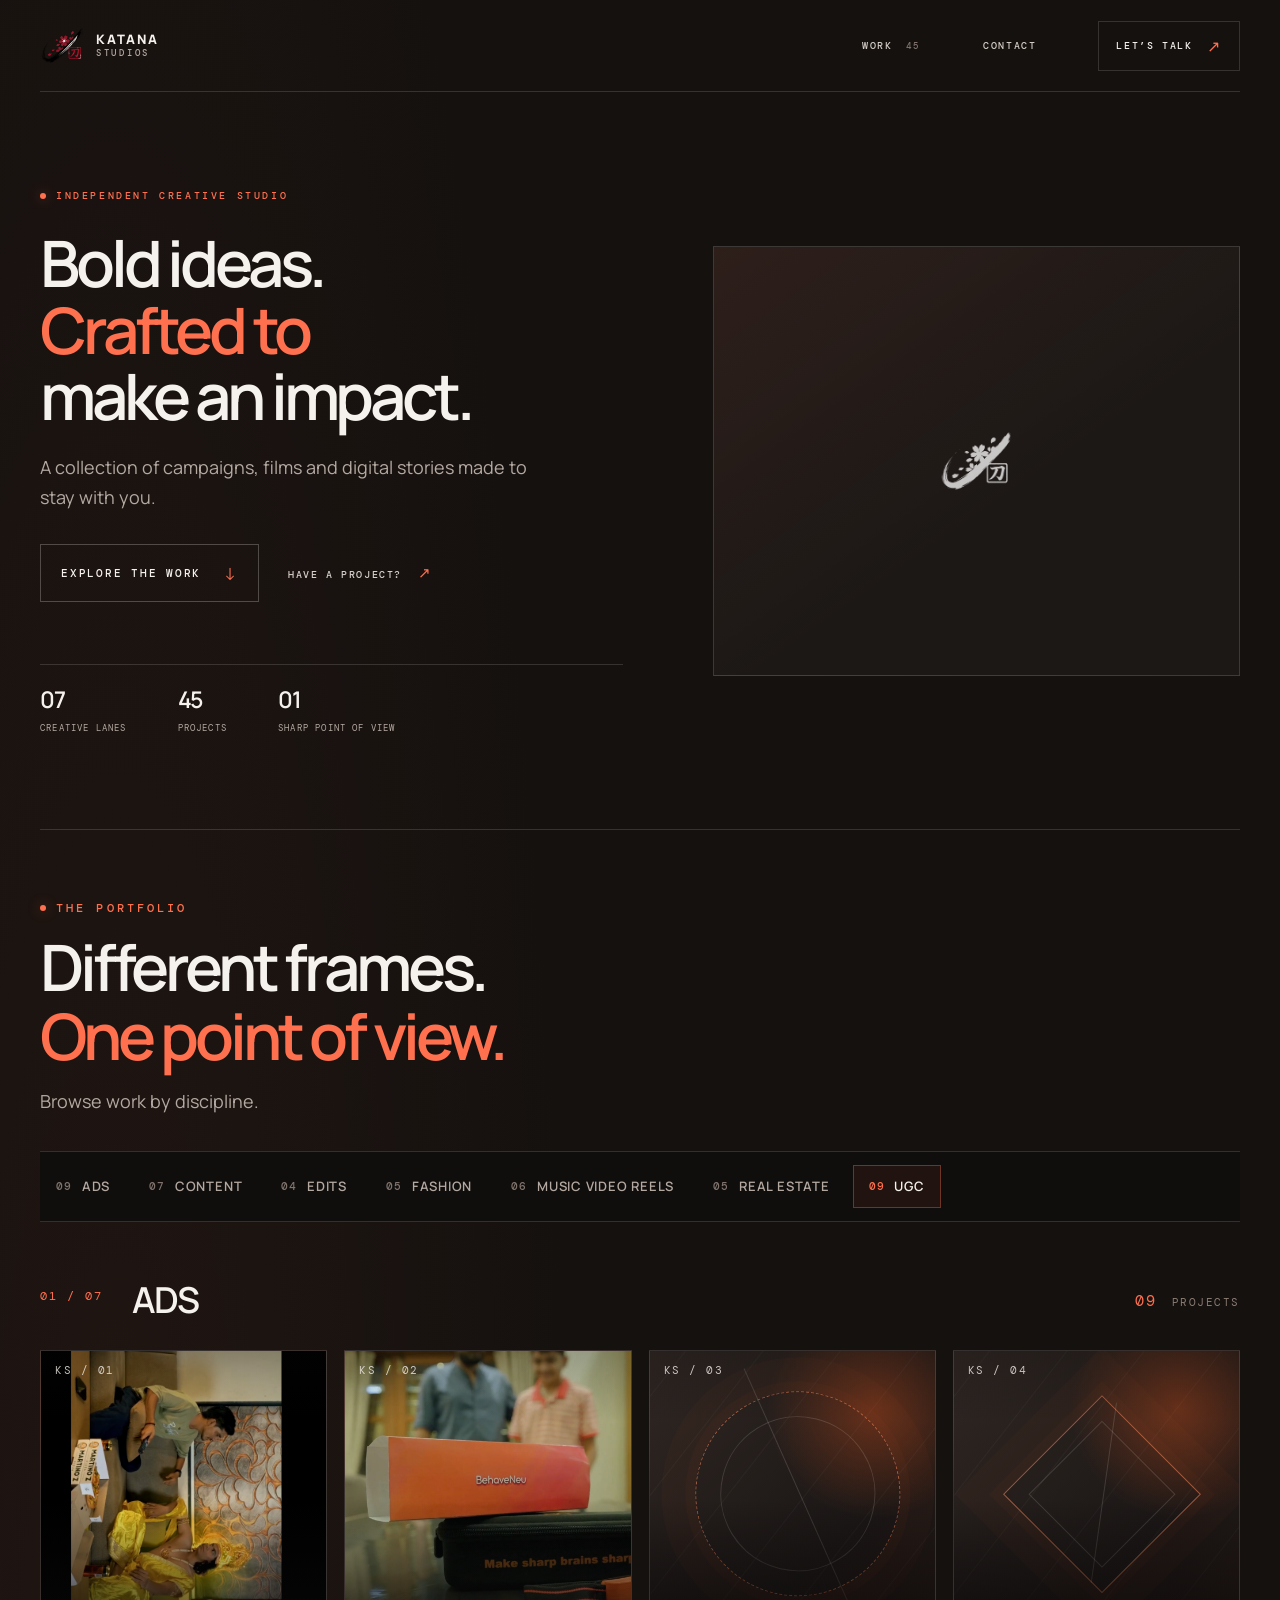
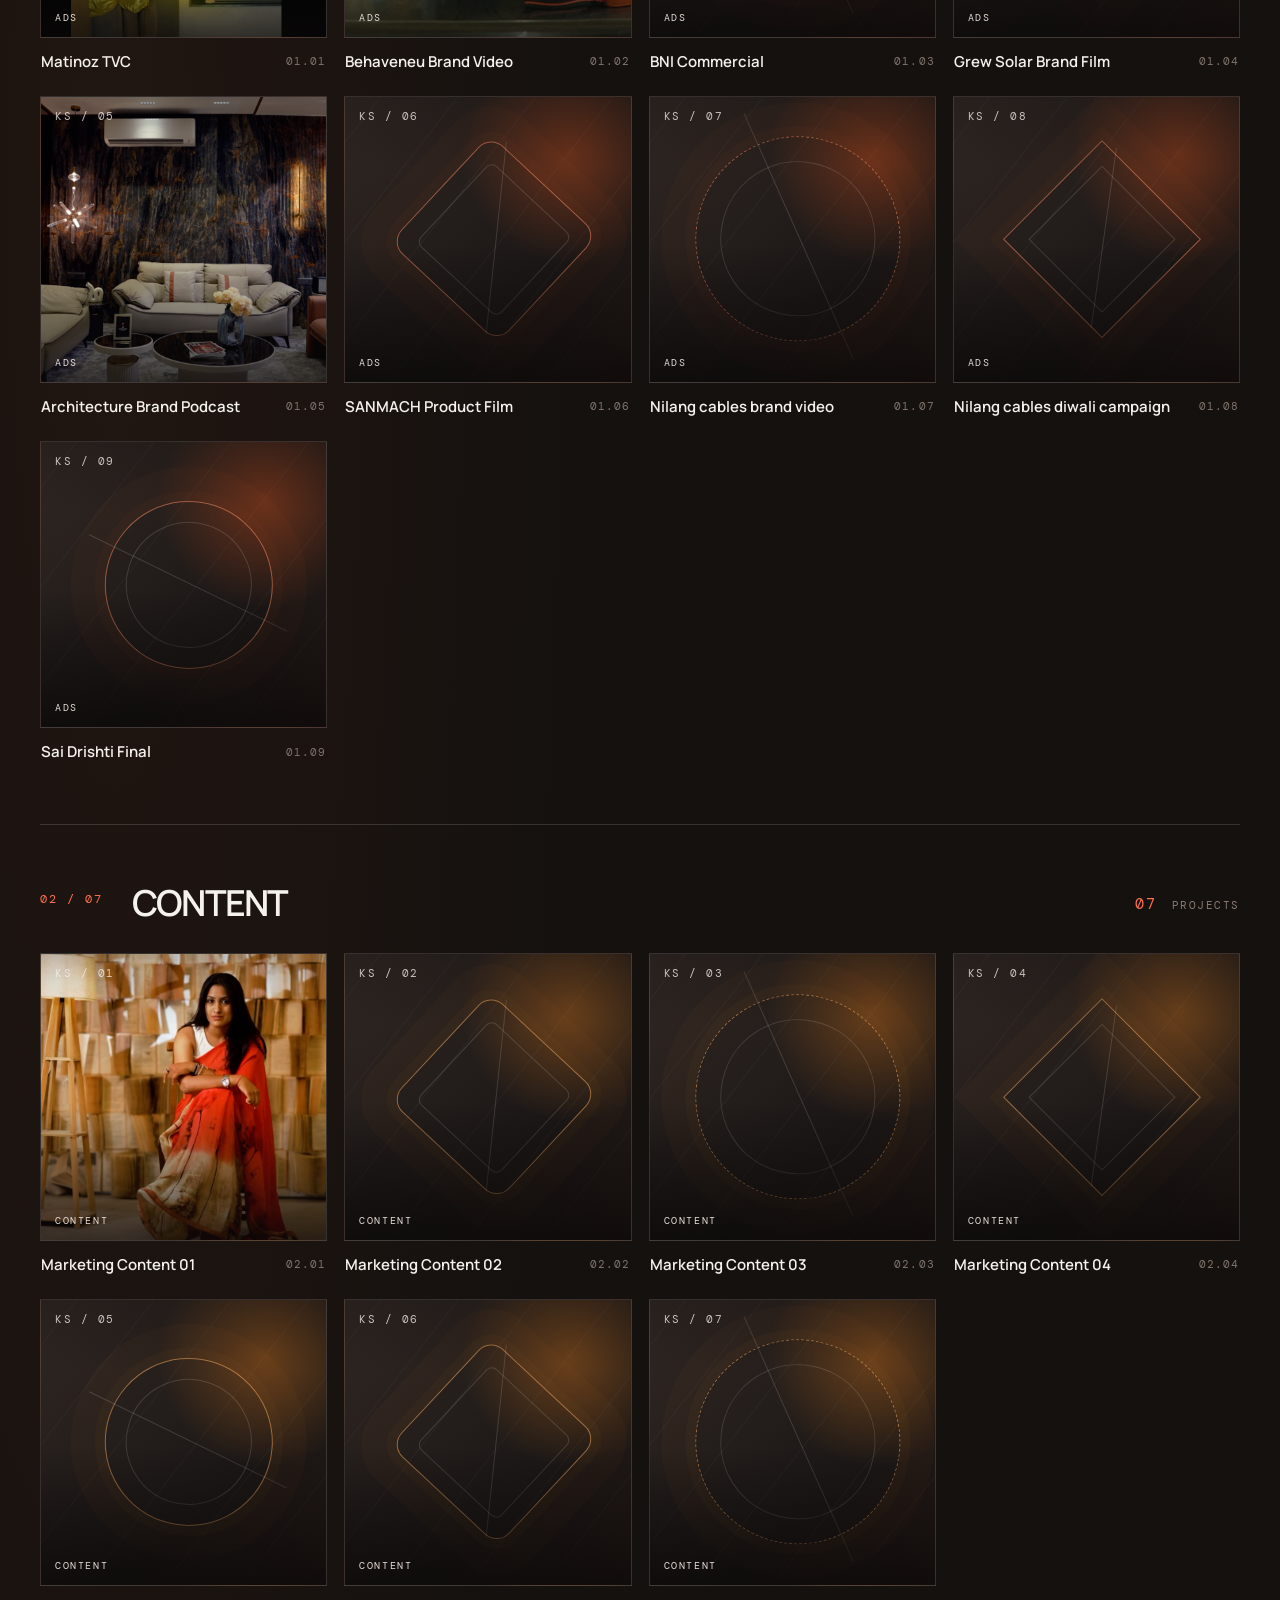
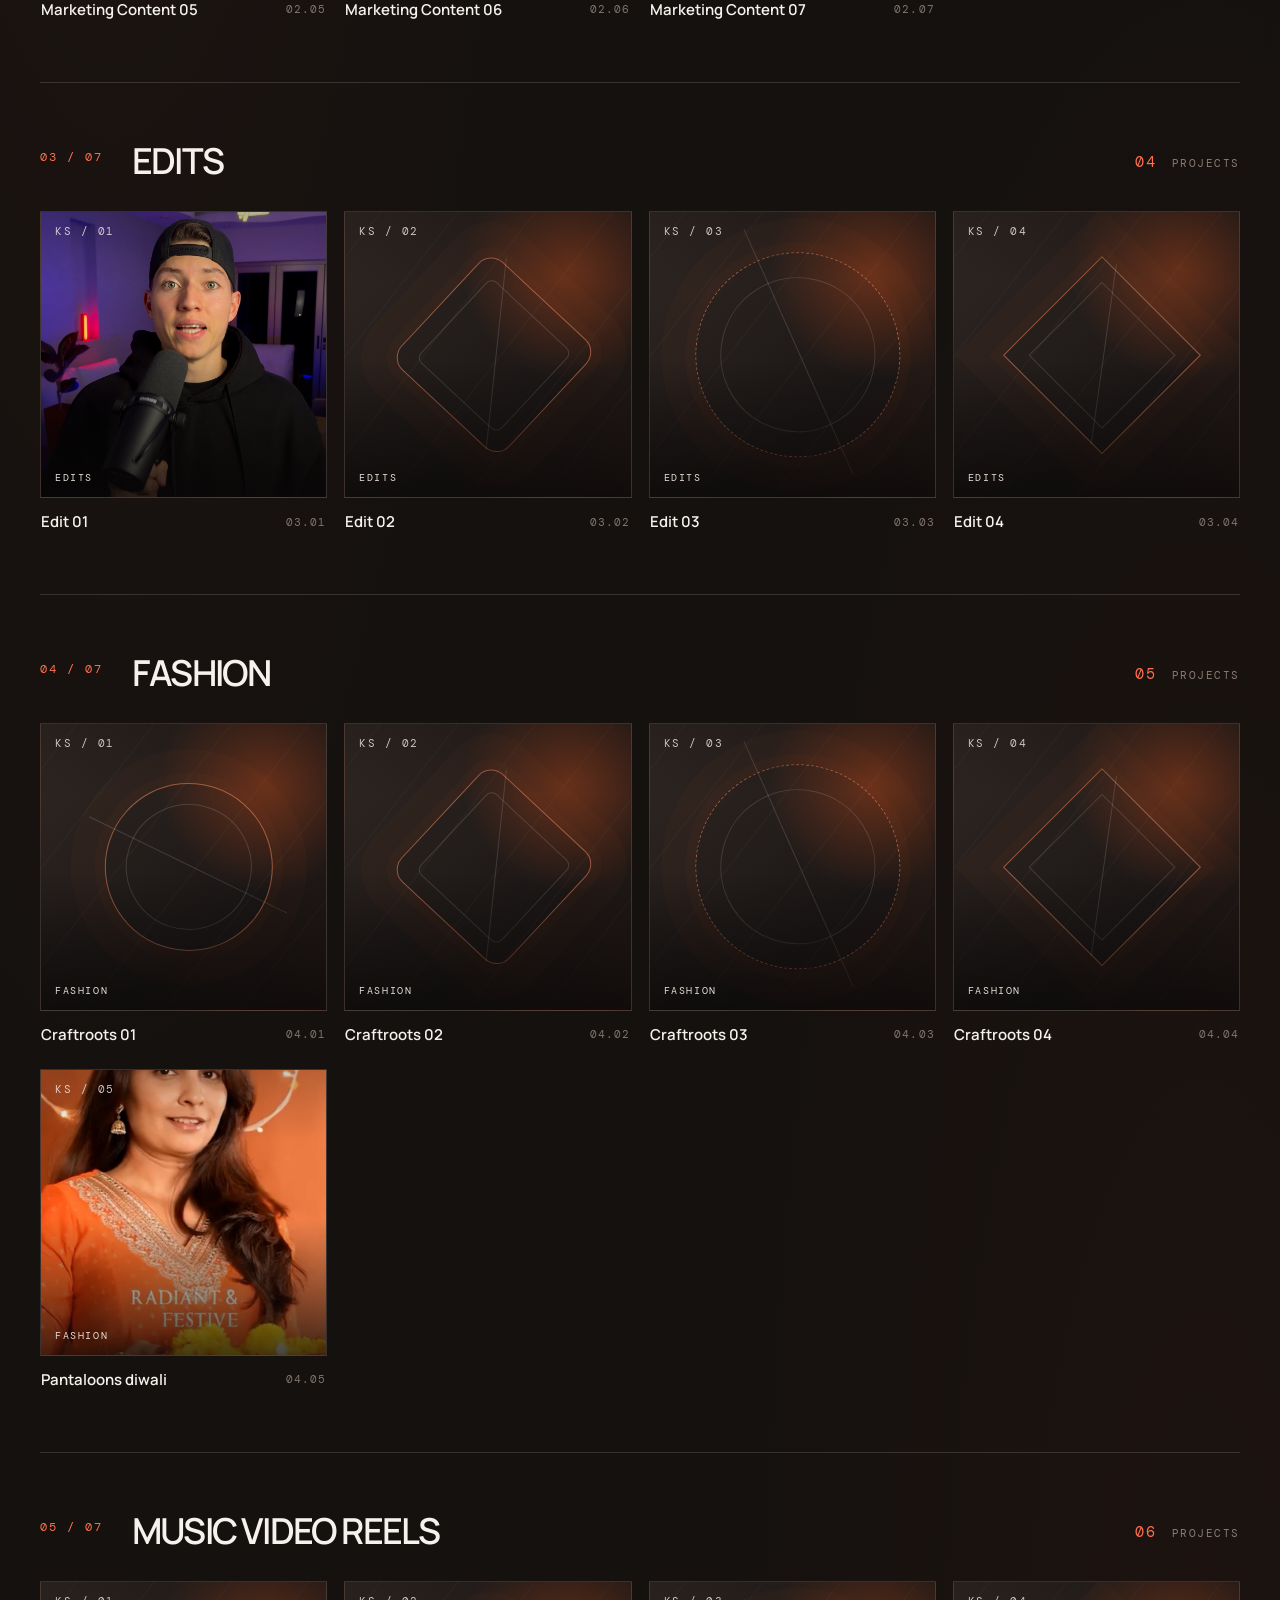
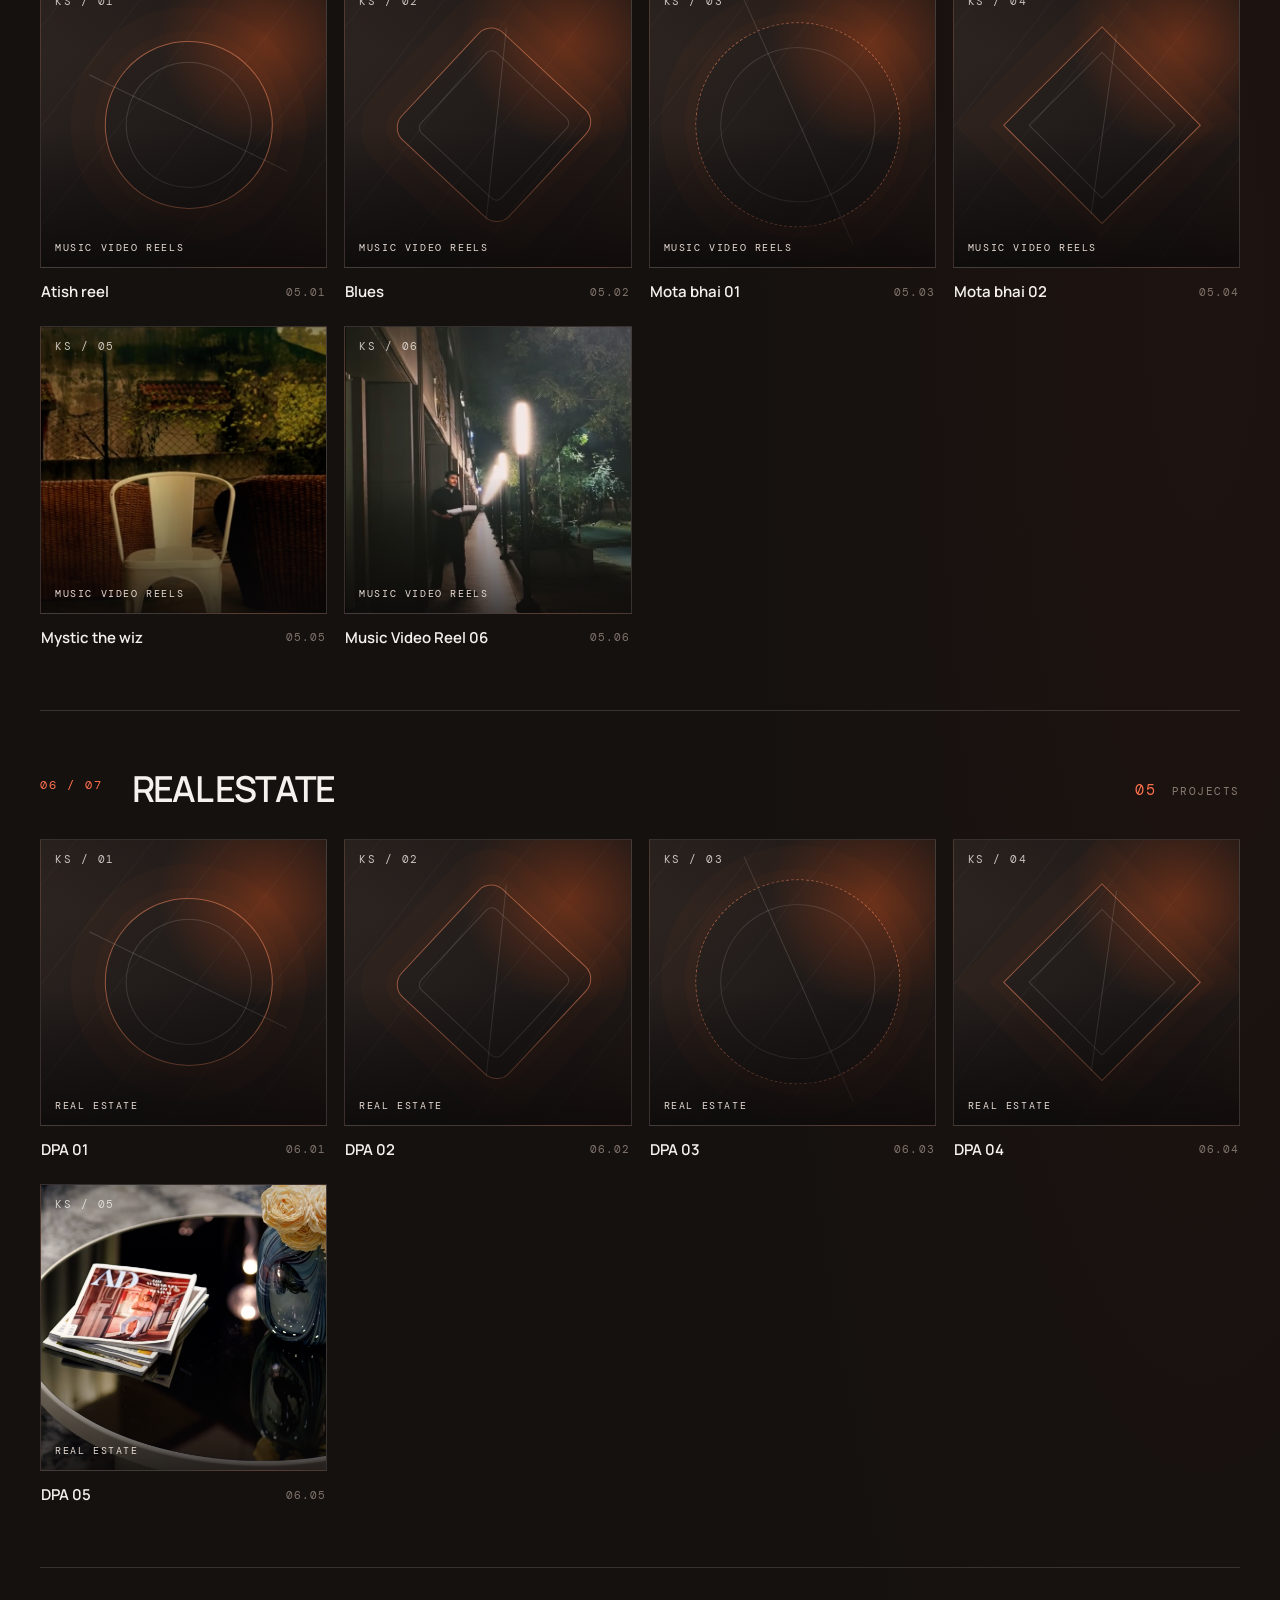
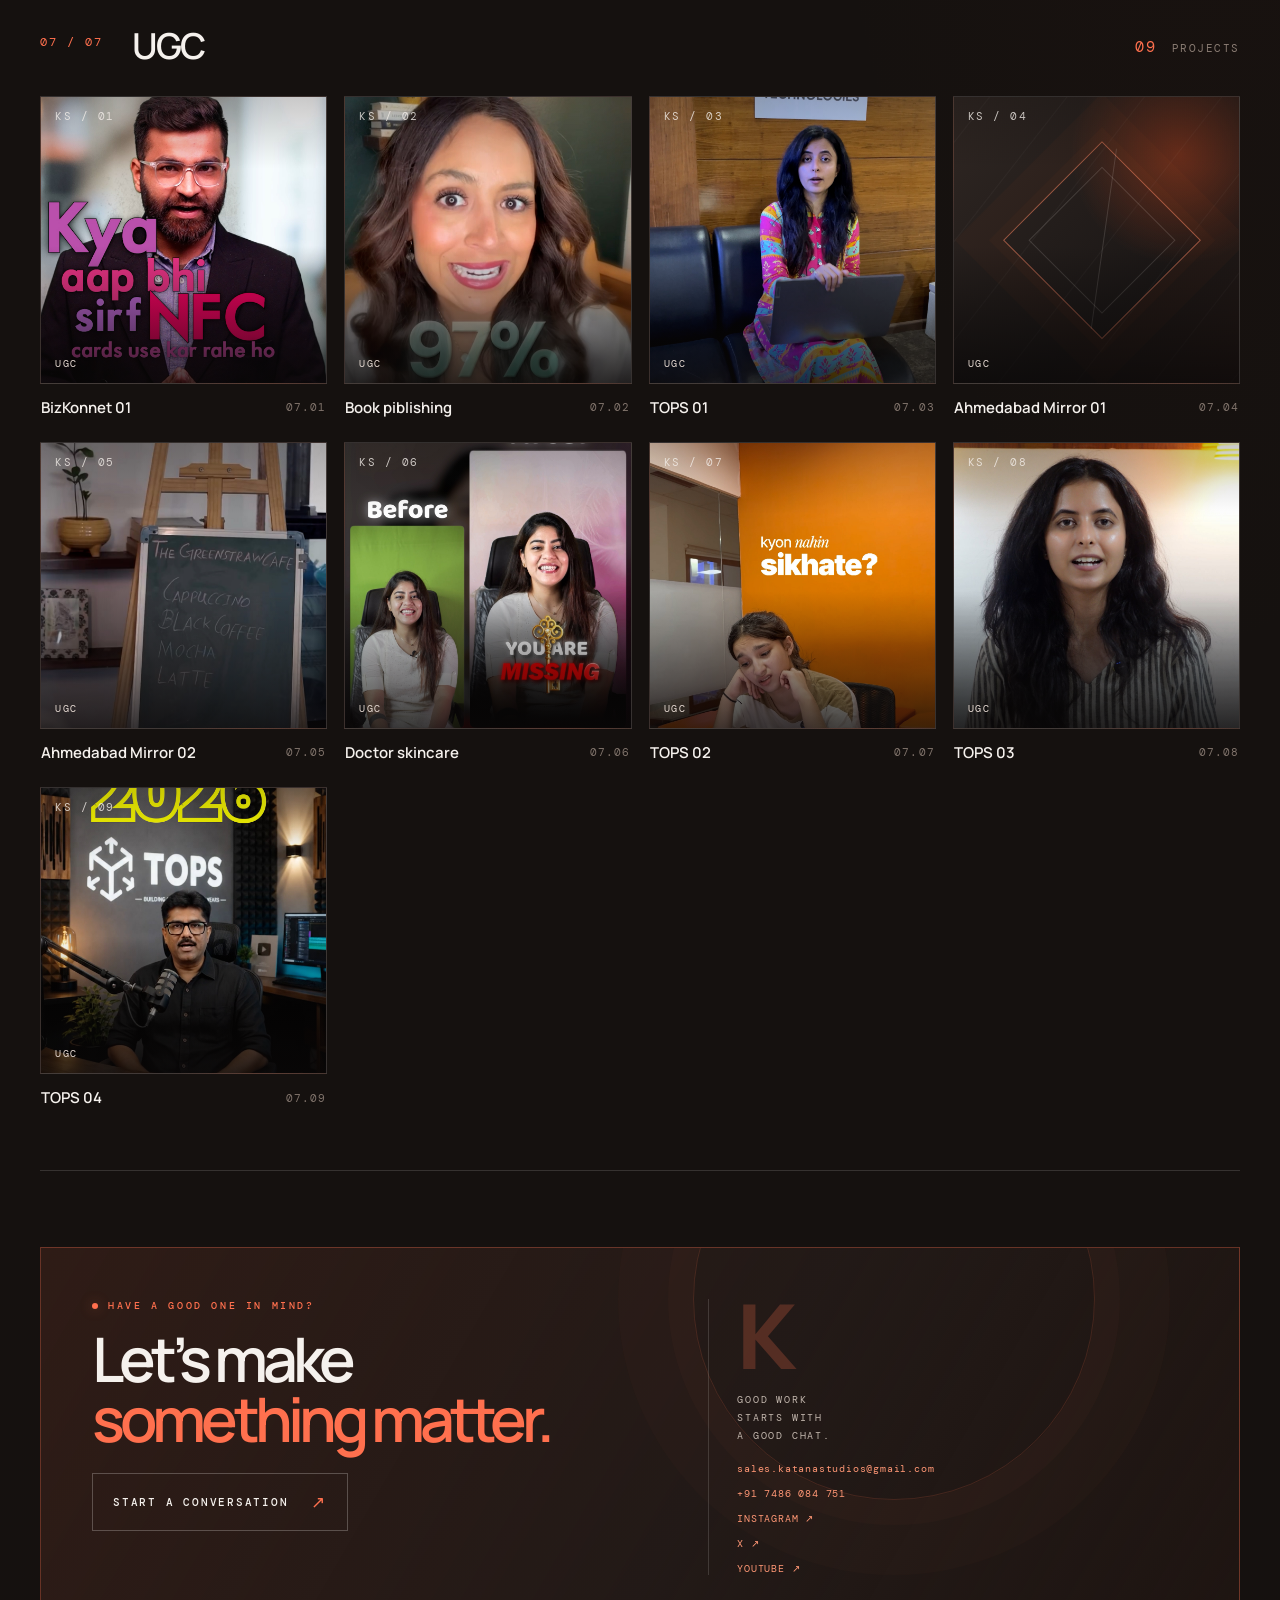
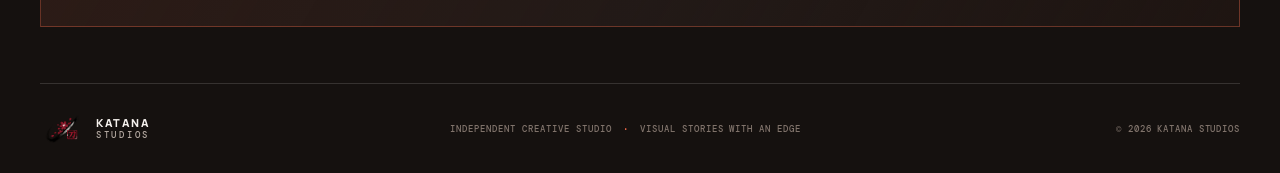
<file: katana-portfolio/index.html>
<!doctype html>
<html lang="en">
  <head>
    <meta charset="utf-8">
    <meta name="viewport" content="width=device-width, initial-scale=1">
    <meta name="theme-color" content="#15110f">
    <meta name="description" content="Katana Studios — bold ideas, crafted to make an impact. Explore our video portfolio.">
    <link rel="canonical" href="https://www.katanastudios.in/katana-portfolio/">
    <meta property="og:site_name" content="Katana Studios">
    <meta property="og:title" content="Katana Studios — Creative work with an edge">
    <meta property="og:description" content="Explore films, advertisements, social media and production work by Katana Studios.">
    <meta property="og:url" content="https://www.katanastudios.in/katana-portfolio/">
    <meta property="og:type" content="website">
    <title>Katana Studios — Creative work with an edge</title>
    <link rel="icon" type="image/png" href="/katana-brushmark.png">
    <link rel="apple-touch-icon" href="/katana-brushmark.png">
    <link rel="preconnect" href="https://fonts.googleapis.com">
    <link rel="preconnect" href="https://fonts.gstatic.com" crossorigin>
    <link href="https://fonts.googleapis.com/css2?family=DM+Mono:wght@400;500&family=Manrope:wght@400;500;600;700;800&display=swap" rel="stylesheet">
    <link rel="stylesheet" href="css/styles.css">
  </head>
  <body>
    <a class="skip-link" href="#main">Skip to content</a>

    <header class="site-header">
      <a class="brand" href="#top" aria-label="Katana Studios home">
        <img class="brand-mark" src="assets/katana-brushmark-transparent.png" alt="" aria-hidden="true" width="64" height="64">
        <span class="brand-name"><strong>KATANA</strong><small>STUDIOS</small></span>
      </a>
      <nav class="primary-nav" aria-label="Main navigation">
        <a href="#work">WORK <span data-nav-video-total>03</span></a>
        <a href="#contact">CONTACT</a>
      </nav>
      <a class="header-cta" href="#contact">LET’S TALK <span aria-hidden="true">↗</span></a>
    </header>

    <main id="main">
      <section class="hero" id="top" aria-labelledby="hero-title">
        <div class="hero-copy">
          <p class="eyebrow"><span class="eyebrow-dot"></span> INDEPENDENT CREATIVE STUDIO</p>
          <h1 id="hero-title">Bold ideas.<br><em>Crafted to</em><br>make an impact.</h1>
          <p class="hero-description">A collection of campaigns, films and digital stories made to stay with you.</p>
          <div class="hero-actions">
            <a class="button button-primary" href="#work">EXPLORE THE WORK <span aria-hidden="true">↓</span></a>
            <a class="text-link" href="#contact">HAVE A PROJECT? <span aria-hidden="true">↗</span></a>
          </div>
          <div class="hero-facts" aria-label="Portfolio overview">
            <div><strong data-total-categories>02</strong><span>CREATIVE LANES</span></div>
            <div><strong data-total-videos>03</strong><span>PROJECTS</span></div>
            <div><strong>01</strong><span>SHARP POINT OF VIEW</span></div>
          </div>
        </div>

        <div class="hero-art">
          <img class="hero-art__logo" src="assets/katana-brushmark-transparent.png" alt="Katana Studios brushmark" width="64" height="64">
        </div>
      </section>

      <div class="portfolio-intro" id="work">
        <div class="portfolio-intro__copy">
          <p class="eyebrow"><span class="eyebrow-dot"></span> THE PORTFOLIO</p>
          <h2>Different frames.<br><em>One point of view.</em></h2>
          <p class="portfolio-intro__note">Browse work by discipline.</p>
        </div>
      </div>

      <nav class="category-nav" id="categoryNav" aria-label="Jump to a portfolio category"></nav>

      <div id="categorySections" class="category-sections" aria-live="off"></div>

      <section class="contact-panel" id="contact" aria-labelledby="contact-title">
        <div class="contact-panel__content">
          <p class="eyebrow"><span class="eyebrow-dot"></span> HAVE A GOOD ONE IN MIND?</p>
          <h2 id="contact-title">Let’s make<br><em>something matter.</em></h2>
          <a class="button button-primary" data-katana-link="links.contact.whatsapp.url" href="https://wa.me/917486084751?text=Hi%20Katana%20Studios%2C%20I%27d%20like%20to%20discuss%20a%20project." target="_blank" rel="noopener noreferrer">START A CONVERSATION <span aria-hidden="true">↗</span></a>
        </div>
        <div class="contact-panel__aside">
          <span class="contact-panel__mark" aria-hidden="true">K</span>
          <p>GOOD WORK<br>STARTS WITH<br>A GOOD CHAT.</p>
          <a data-katana-link="links.contact.email.url" data-email-text href="mailto:sales.katanastudios@gmail.com">sales.katanastudios@gmail.com</a>
          <a data-katana-link="links.contact.phone.url" href="tel:+917486084751">+91 7486 084 751</a>
          <a data-katana-link="links.social.instagram.url" data-instagram-link href="https://www.instagram.com/katanastudio.ads?rpxt=Z3VwODFibnhuMnVj" target="_blank" rel="noopener noreferrer">INSTAGRAM ↗</a>
          <a data-katana-link="links.social.x.url" href="https://x.com/KatanaStudt0" target="_blank" rel="noopener noreferrer">X ↗</a>
          <a data-katana-link="links.social.youtube.url" href="https://www.youtube.com/@Katanastudios-y6n" target="_blank" rel="noopener noreferrer">YOUTUBE ↗</a>
        </div>
      </section>
    </main>

    <footer class="site-footer">
      <a class="brand brand--footer" href="#top" aria-label="Back to top">
        <img class="brand-mark" src="assets/katana-brushmark-transparent.png" alt="" aria-hidden="true" width="64" height="64">
        <span class="brand-name"><strong>KATANA</strong><small>STUDIOS</small></span>
      </a>
      <p>INDEPENDENT CREATIVE STUDIO <span>·</span> VISUAL STORIES WITH AN EDGE</p>
      <span class="copyright">© <span data-year></span> KATANA STUDIOS</span>
    </footer>

    <dialog class="video-dialog" id="videoDialog" aria-labelledby="dialogTitle">
      <div class="video-dialog__bar">
        <div><p class="eyebrow" data-dialog-category>PROJECT / VIDEO</p><h2 id="dialogTitle">Project title</h2></div>
        <button class="dialog-close" type="button" data-close-dialog aria-label="Close video player">CLOSE <span aria-hidden="true">×</span></button>
      </div>
      <div class="player-frame" id="playerFrame">
        <div class="player-empty" id="playerEmpty">
          <span class="player-empty__icon" aria-hidden="true">▶</span>
          <p class="eyebrow">READY WHEN YOU ARE</p>
          <h3>This project is waiting for its link.</h3>
          <p>Paste a GitHub Release filename or direct video URL into this project’s slot in <code>js/work.js</code>.</p>
        </div>
      </div>
    </dialog>

    <script src="../katana-work-videos.js"></script>
    <script src="js/work.js"></script>
    <script src="js/site.js"></script>
  </body>
</html>
</file>
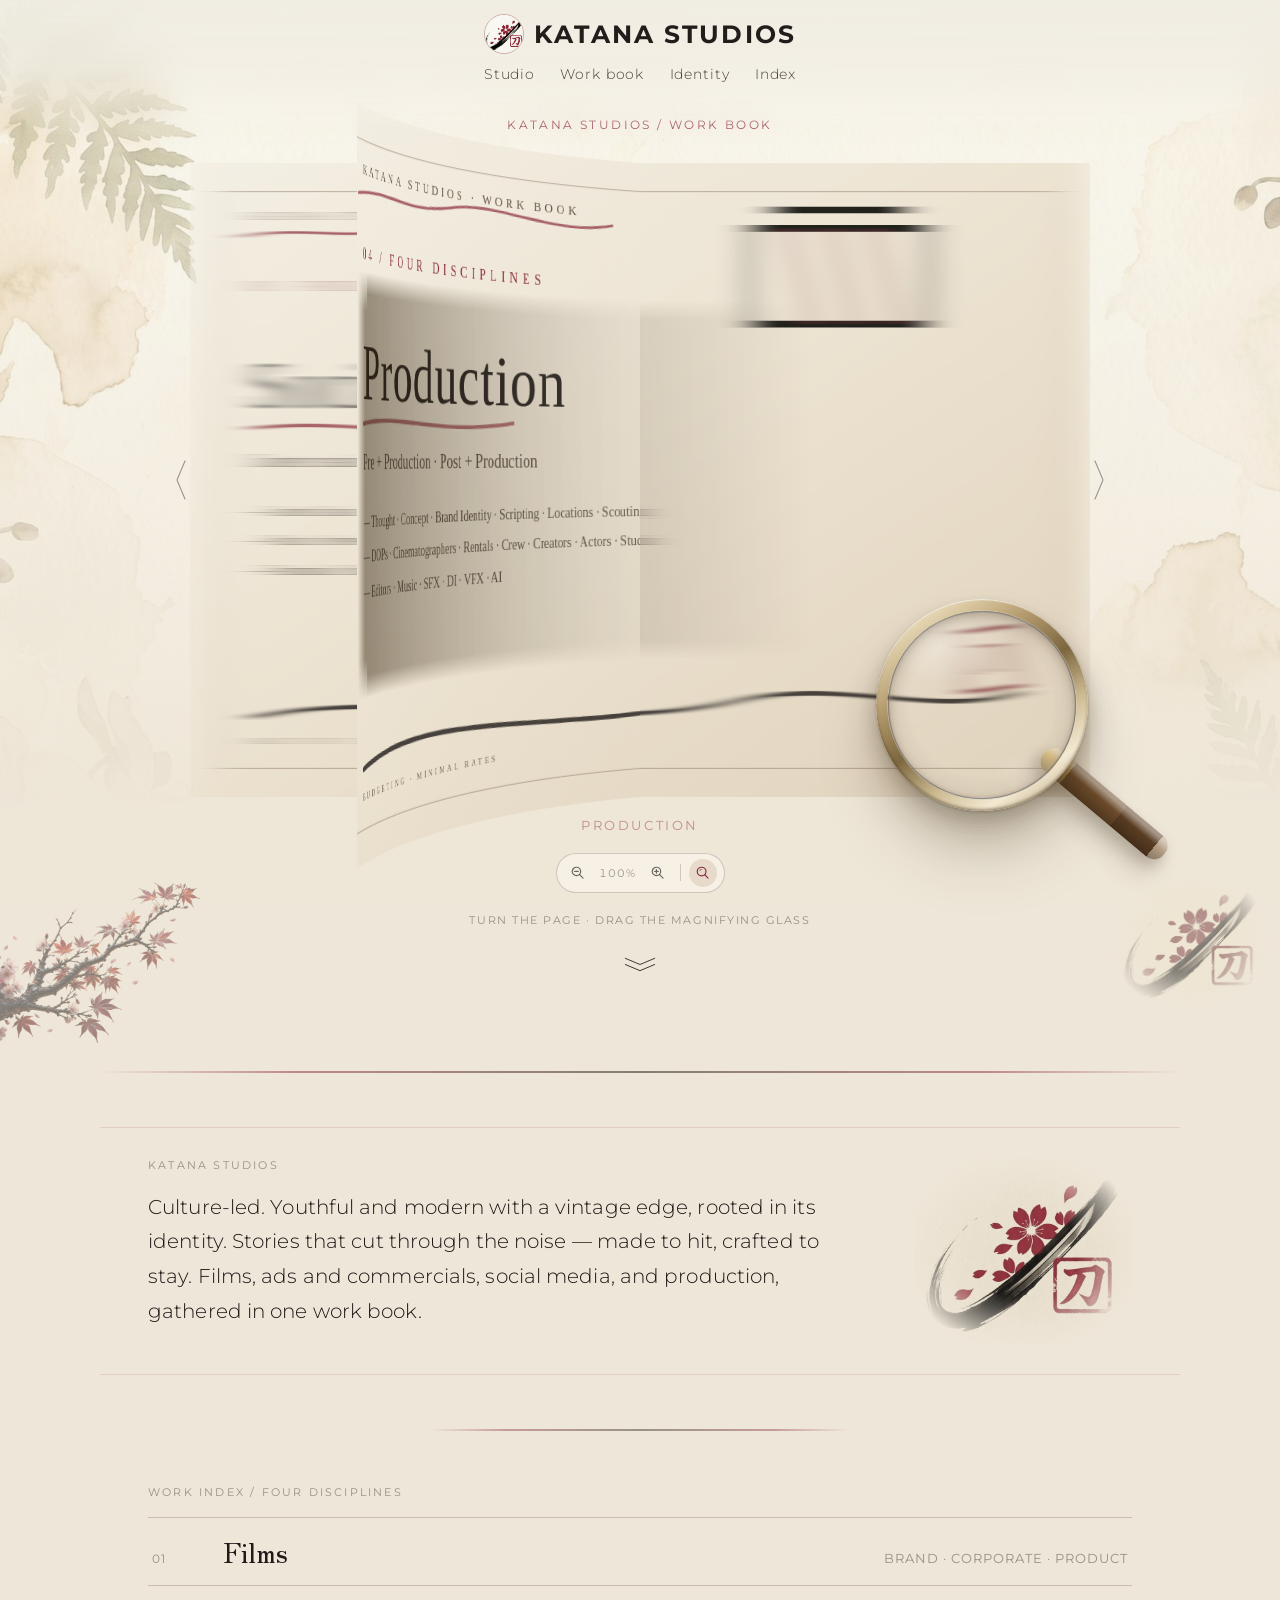
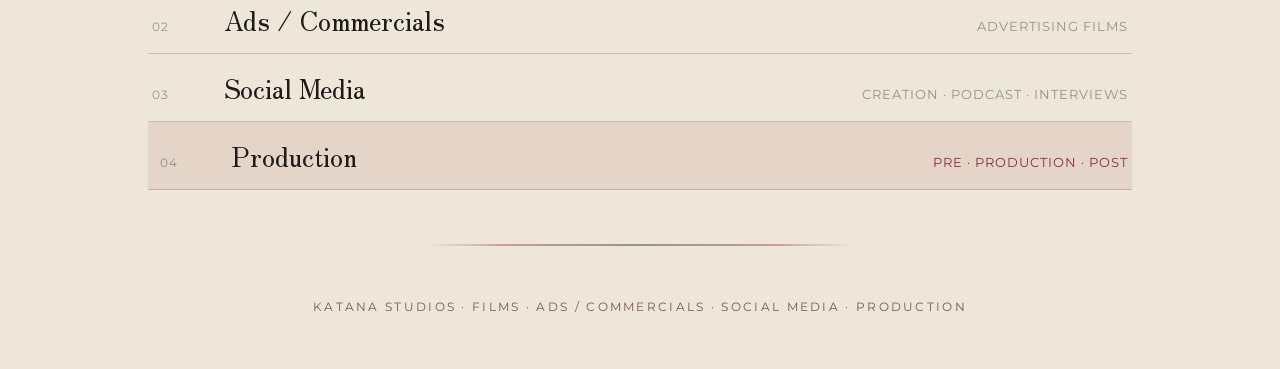
<file: work.html>
<!doctype html>
<html lang="en">
<head>
<meta charset="utf-8">
<meta name="viewport" content="width=device-width, initial-scale=1">
<title>Katana Studios — Work Book</title>
<meta name="description" content="Katana Studios work book: films, ads and commercials, social media, and production.">
<link rel="icon" type="image/png" href="/katana-brushmark.png">
<link rel="canonical" href="https://www.katanastudios.in/work.html">
<meta property="og:site_name" content="Katana Studios">
<meta property="og:title" content="Katana Studios — Work Book">
<meta property="og:description" content="Explore films, ads and commercials, social media, and production work by Katana Studios.">
<meta property="og:url" content="https://www.katanastudios.in/work.html">
<meta property="og:type" content="website">
<link rel="preconnect" href="https://fonts.googleapis.com">
<link rel="preconnect" href="https://fonts.gstatic.com" crossorigin>
<link href="https://fonts.googleapis.com/css2?family=Montserrat:wght@400;500;600;700;800&family=Zen+Old+Mincho:wght@400;500;600;700&display=swap" rel="stylesheet">
<style>
@font-face{font-family:'Instrument Serif';font-style:normal;font-weight:400;font-display:block;
  src:url(katana-sketchbook/instrument-serif.woff2) format('woff2')}
@font-face{font-family:'Instrument Serif';font-style:italic;font-weight:400;font-display:block;
  src:url(katana-sketchbook/instrument-serif-italic.woff2) format('woff2')}
@font-face{font-family:'Newsreader';font-style:normal;font-weight:200 600;font-display:swap;
  src:url(katana-sketchbook/newsreader.woff2) format('woff2')}

:root{
  --paper:#eee6d8;
  --ink:#201a19;
  --ink-soft:rgba(43,39,33,.58);
  --ink-faint:rgba(43,39,33,.36);
  --hairline:rgba(43,39,33,.14);
  --earth:#8c2d3e;
  --display:'Zen Old Mincho','Instrument Serif',Georgia,'Times New Roman',serif;
  --font:'Montserrat',Arial,sans-serif;
  --track-caps:.24em;
  --track-nav:.06em;
}
*{box-sizing:border-box}
html,body{margin:0;padding:0}
html{-webkit-text-size-adjust:100%}
body{
  font-family:var(--font);font-weight:400;background:var(--paper);color:var(--ink);
  -webkit-font-smoothing:antialiased;overflow-x:hidden;
}
a{color:inherit;text-decoration:none}
button{font:inherit}
::selection{background:rgba(43,39,33,.85);color:var(--paper)}

/* the painted ground the whole page sits on */
.wash{
  position:fixed;inset:0;z-index:-2;pointer-events:none;
  background:url(katana-sketchbook/bg-wash.jpg) center top / cover no-repeat;
  opacity:.85;
}
.wash:after{
  content:"";position:absolute;inset:0;
  background:linear-gradient(180deg,rgba(236,231,220,.25) 0%,rgba(236,231,220,.72) 58%,var(--paper) 88%);
}

/* ---------------- top bar ---------------- */
.top{
  position:fixed;top:0;left:0;right:0;z-index:500;
  display:flex;flex-direction:column;align-items:center;gap:11px;
  padding-inline:clamp(16px,4vw,48px);padding-block:18px 64px;pointer-events:none;text-align:center;
}
.top>*{pointer-events:auto}
.top:before{
  content:"";position:absolute;inset:0;z-index:-1;
  background:linear-gradient(180deg,rgba(240,236,226,.94),rgba(240,236,226,.7) 48%,rgba(240,236,226,0));
  -webkit-backdrop-filter:blur(14px) saturate(.95);backdrop-filter:blur(14px) saturate(.95);
  -webkit-mask-image:linear-gradient(180deg,#000 46%,transparent);
  mask-image:linear-gradient(180deg,#000 46%,transparent);
}
.top .name{
  font-family:'Montserrat',Arial,sans-serif;font-size:clamp(19px,2vw,25px);font-weight:700;letter-spacing:.085em;text-transform:uppercase;
  white-space:nowrap;line-height:1;
}
.top nav{
  display:flex;gap:clamp(14px,2vw,26px);font-size:15px;align-items:center;
  letter-spacing:var(--track-nav);font-weight:300;
}
.top nav a{color:var(--ink-soft);transition:color .2s}
.top nav a:hover,.top nav a[aria-current]{color:var(--ink)}
.top nav .top-socials{
  display:flex;align-items:center;gap:13px;margin-left:2px;padding-left:clamp(12px,1.6vw,20px);
  border-left:1px solid var(--hairline);
}
.icon-btn{display:inline-flex;align-items:center;justify-content:center;padding:4px;color:var(--ink-soft);transition:color .2s}
.icon-btn:hover{color:var(--ink)}
.top .icon-btn svg{width:16px;height:16px;display:block}
@media (max-width:640px){
  .top{padding-inline:12px;padding-block:13px 50px;gap:8px}
  .top .name{font-size:20px}
  .top nav{gap:11px;font-size:13px}
  .top nav .top-socials{gap:9px;padding-left:10px}
  .top .icon-btn{padding:2px}
  .top .icon-btn svg{width:14px;height:14px}
}

/* ---------------- hero ---------------- */
.hero{
  position:relative;display:grid;justify-items:center;align-content:center;
  min-height:100svh;overflow-anchor:none;
  padding:clamp(112px,13svh,152px) 0 clamp(72px,10svh,120px);
}
.botany{
  position:absolute;bottom:0;width:clamp(120px,15vw,250px);opacity:.5;
  pointer-events:none;user-select:none;z-index:0;
}
.botany.l{left:clamp(-40px,-1vw,0px);bottom:2%}
.botany.r{right:clamp(-30px,0vw,10px);bottom:-2%;width:clamp(100px,12vw,200px)}
@media (max-width:900px){.botany{display:none}}

.hero-kicker{
  font-size:12px;font-weight:400;letter-spacing:var(--track-caps);text-align:center;
  color:var(--ink-soft);margin:0 0 clamp(22px,3.4vh,40px);text-transform:uppercase;
}
.hero-down{
  position:absolute;bottom:30px;left:50%;transform:translateX(-50%);border:0;background:transparent;
  padding:10px 14px;color:var(--ink);cursor:pointer;-webkit-tap-highlight-color:transparent;
  animation:cue-breathe 2.6s ease-in-out infinite;z-index:3;
}
.hero-down:hover{animation:none;opacity:1}
@keyframes cue-breathe{0%,100%{opacity:.15}50%{opacity:.7}}
@media (prefers-reduced-motion:reduce){.hero-down{animation:none;opacity:.5}}

/* ---------------- sketchbook ---------------- */
.hero,.hero *{-webkit-user-select:none;-moz-user-select:none;user-select:none}
.hero img{-webkit-user-drag:none;user-drag:none}
.sb-wrap{display:grid;justify-items:center;gap:20px;width:100%;position:relative;z-index:2}
.sb-stage{
  display:flex;align-items:center;justify-content:center;width:100%;
  position:relative;
  touch-action:pan-y;
}
.sb-arrow{
  flex:none;display:inline-flex;align-items:center;justify-content:center;padding:6px 2px;
  border:0;background:transparent;color:var(--ink-faint);cursor:pointer;transition:color .2s;
  -webkit-tap-highlight-color:transparent;z-index:8;
}
.sb-arrow:hover{color:var(--ink)}

/* The box is the book's own untransformed frame: the loupe lives here, on
   the desk, while only .sb-tilt leans and scales underneath it. */
.sb-3d{
  position:relative;flex:1 1;min-width:0;max-width:900px;
  perspective:1750px;perspective-origin:50% 46%;
}
.sb-tilt{
  position:relative;
  transform-style:preserve-3d;
  transform:rotateX(var(--rx,0deg)) rotateY(var(--ry,0deg)) scale(var(--zoom,1));
  will-change:transform;
}
.sb-book{position:relative;width:100%;aspect-ratio:1760/1240;transform-style:preserve-3d;z-index:1}

/* The book sits on a surface, so its shadow is a soft pool underneath —
   no box, no filter on the artwork, nothing with an edge of its own.
   Both blobs fade to zero well inside their own bounds, and both ease
   off while a leaf is in the air. */
.sb-cast{position:absolute;pointer-events:none;z-index:0}
.sb-cast.ambient{
  left:5%;right:5%;top:27%;bottom:2%;
  background:radial-gradient(50% 50% at 50% 58%,
    rgba(58,44,26,.34) 0%,rgba(58,44,26,.19) 40%,rgba(58,44,26,0) 74%);
  filter:blur(26px);
  opacity:calc(1 - var(--shade,0) * .42);
}
.sb-cast.contact{
  left:9%;right:9%;top:62%;bottom:10%;
  background:radial-gradient(50% 44% at 50% 42%,
    rgba(44,32,14,.40) 0%,rgba(44,32,14,.17) 48%,rgba(44,32,14,0) 78%);
  filter:blur(11px);
  opacity:calc(1 - var(--shade,0) * .5);
}
.sb-cast.hair{
  left:12%;right:12%;top:70%;bottom:17%;
  background:radial-gradient(50% 52% at 50% 40%,
    rgba(40,28,10,.34) 0%,rgba(40,28,10,0) 76%);
  filter:blur(4px);
  opacity:calc(1 - var(--shade,0) * .62);
}
.sb-full{position:absolute;inset:0}
.sb-full img{width:100%;height:auto;display:block}
.sb-half{position:absolute;top:0;bottom:0;width:50%;overflow-x:clip;overflow-y:visible}
.sb-half.left{left:0}
.sb-half.right{left:50%}
.sb-half-img{width:200%;max-width:none;height:auto;display:block}
.sb-half-img.right{margin-left:-100%}
/* the shadow the lifting leaf throws onto the page beneath it */
.gutter-shade{
  position:absolute;top:var(--pg,21.8%);bottom:var(--pg,21.8%);width:46%;
  pointer-events:none;opacity:calc(var(--shade,0) * .62);
  -webkit-mask-image:linear-gradient(180deg,transparent 0,#000 5.2%,#000 94.8%,transparent 100%);
  mask-image:linear-gradient(180deg,transparent 0,#000 5.2%,#000 94.8%,transparent 100%);
}
.gutter-shade.left{right:0;background:linear-gradient(270deg,rgba(52,38,20,.30),rgba(52,38,20,0) 82%)}
.gutter-shade.right{left:0;background:linear-gradient(90deg,rgba(52,38,20,.24),rgba(52,38,20,0) 82%)}

/* ---- the turning leaf: nested strips forming a curved surface ---- */
.curl{
  position:absolute;top:0;height:100%;
  width:calc(var(--bw,0px) * var(--span));
  transform-style:preserve-3d;z-index:6;
}
.curl.next{left:50%;transform-origin:left center;transform:rotateY(calc(-1 * var(--tt,0deg)))}
.curl.prev{right:50%;transform-origin:right center;transform:rotateY(var(--tt,0deg))}
.strip{
  position:absolute;top:0;height:100%;
  width:calc(var(--bw,0px) * var(--span) / var(--n));
  transform-style:preserve-3d;
}
.curl.next .strip{transform-origin:left center}
.curl.prev .strip{transform-origin:right center}
.curl.next>.strip{left:0}
.curl.prev>.strip{right:0;left:auto}
.curl.next .strip .strip{left:100%;transform:rotateY(var(--td,0deg))}
.curl.prev .strip .strip{right:100%;transform:rotateY(calc(-1 * var(--td,0deg)))}
.face{
  position:absolute;top:0;bottom:0;left:0;right:-1.1px;
  backface-visibility:hidden;-webkit-backface-visibility:hidden;
  background-repeat:no-repeat;background-size:var(--bw,0px) auto;
}
.face.back{transform:rotateY(180deg)}
.face .sh,.face .gl{
  -webkit-mask-image:linear-gradient(180deg,transparent 0,#000 5.2%,#000 94.8%,transparent 100%);
  mask-image:linear-gradient(180deg,transparent 0,#000 5.2%,#000 94.8%,transparent 100%);
}
.strip.edge .face .sh,.strip.edge .face .gl{
  -webkit-mask-image:linear-gradient(180deg,transparent 0,#000 9%,#000 91%,transparent 100%),var(--hf);
  mask-image:linear-gradient(180deg,transparent 0,#000 9%,#000 91%,transparent 100%),var(--hf);
  -webkit-mask-composite:source-in;mask-composite:intersect;
}
.curl.next .strip.edge .face.front,.curl.prev .strip.edge .face.back{
  --hf:linear-gradient(90deg,#000 0 22%,transparent 96%);
}
.curl.next .strip.edge .face.back,.curl.prev .strip.edge .face.front{
  --hf:linear-gradient(270deg,#000 0 22%,transparent 96%);
}
.face .sh{position:absolute;left:0;right:0;top:var(--pg,21.8%);bottom:var(--pg,21.8%);pointer-events:none}
.curl.next .face.front .sh,.curl.prev .face.back .sh{
  background:linear-gradient(90deg,rgba(58,43,20,var(--a1,0)),rgba(58,43,20,var(--a2,0)));
}
.curl.next .face.back .sh,.curl.prev .face.front .sh{
  background:linear-gradient(90deg,rgba(58,43,20,var(--a2,0)),rgba(58,43,20,var(--a1,0)));
}
.face .gl{
  position:absolute;left:0;right:0;top:var(--pg,21.8%);bottom:var(--pg,21.8%);
  pointer-events:none;background:#fffaf0;
  opacity:calc(var(--shade,0) * var(--lit,1) * var(--lit,1) * .20);
}

/* ---- the loupe: a real magnifier lying on the page.  Pick it up and
       drag it across the book; it stays where you put it. ---- */
.loupe{
  position:absolute;left:0;top:0;
  width:var(--lr,270px);height:var(--lr,270px);
  pointer-events:none;z-index:80;opacity:0;
  transition:opacity .25s ease;
  will-change:transform;
}
.loupe.on{opacity:1}
.loupe.held .ring{cursor:grabbing}
.loupe .ring{
  position:absolute;inset:0;border-radius:50%;
  pointer-events:auto;cursor:grab;
  padding:calc(var(--lr,270px) * .058);
  box-shadow:
    0 1px 2px rgba(58,44,26,.30),
    0 10px 18px rgba(58,44,26,.24),
    0 26px 40px rgba(58,44,26,.20),
    0 48px 66px rgba(58,44,26,.13);
}
/* the bezel is an annulus, so the glass really is see-through */
.loupe .ring:before{
  content:"";position:absolute;inset:0;border-radius:50%;pointer-events:none;
  background:linear-gradient(146deg,
    #fdf7e9 0%,#e6d7b4 14%,#b69d70 32%,#7d6740 50%,
    #cdbb92 66%,#f4ead3 80%,#9b8459 100%);
  box-shadow:
    inset 0 1px 1px rgba(255,255,255,.8),
    inset 0 -2px 3px rgba(70,52,26,.5);
  -webkit-mask-image:radial-gradient(circle closest-side at 50% 50%,transparent 0 88.2%,#000 89.8% 100%);
  mask-image:radial-gradient(circle closest-side at 50% 50%,transparent 0 88.2%,#000 89.8% 100%);
}
/* the handle, drawn before the bezel so the ring covers its inner end */
.loupe .grip{
  position:absolute;left:50%;top:50%;
  width:calc(var(--lr,270px) * .74);height:calc(var(--lr,270px) * .125);
  transform-origin:0 50%;
  transform:rotate(40deg) translate(calc(var(--lr,270px) * .33),-50%);
  border-radius:calc(var(--lr,270px) * .06);
  pointer-events:auto;cursor:grab;
  background:
    linear-gradient(180deg,rgba(255,255,255,.46) 0 13%,rgba(255,255,255,0) 44%,
                    rgba(0,0,0,.26) 100%),
    linear-gradient(90deg,#d9bd82 0 14%,#a9884e 14% 20%,#6d4c2b 20% 62%,
                    #5a3d22 62% 92%,#7a563180 92% 100%);
  box-shadow:0 8px 15px rgba(58,44,26,.26),0 18px 26px rgba(58,44,26,.14);
}
.lens{
  position:relative;display:block;width:100%;height:100%;border-radius:50%;
  background-repeat:no-repeat;overflow:hidden;
  box-shadow:
    inset 0 0 0 1px rgba(52,40,22,.55),
    inset 0 4px 12px rgba(40,30,14,.28),
    inset 0 -7px 16px rgba(255,250,240,.14);
}
.lens .mag{display:none}
/* A second copy of the book, sitting beside the glass outside the tilt, and
   scaled about whichever page point the glass is currently over. */
.zoomwrap{
  position:absolute;inset:0;overflow:hidden;pointer-events:none;z-index:2;
  opacity:0;
}
.zoominner{position:absolute;inset:0;transform-origin:0 0}
.lens:before,.lens:after{content:"";position:absolute;inset:0;border-radius:50%;pointer-events:none}
.lens:before{z-index:1}
.lens:after{z-index:2}
/* the glass bends and darkens toward its rim, with a faint colour fringe */
.lens:before{
  background:radial-gradient(circle at 50% 50%,
    rgba(0,0,0,0) 54%,rgba(58,44,26,.10) 76%,rgba(46,34,16,.34) 100%);
  box-shadow:
    inset 0 0 0 2px rgba(130,162,196,.26),
    inset 0 0 0 4px rgba(206,158,112,.15);
}
/* the dome: one broad specular and a tight crescent opposite it */
.lens:after{
  background:
    radial-gradient(36% 26% at 29% 19%,rgba(255,255,255,.30),rgba(255,255,255,0) 76%),
    radial-gradient(24% 16% at 74% 86%,rgba(255,255,255,.12),rgba(255,255,255,0) 80%),
    linear-gradient(150deg,rgba(255,255,255,.06) 0 18%,rgba(255,255,255,0) 42%);
}

/* ---- controls ---- */
.sb-tools{
  display:flex;align-items:center;gap:6px;
  border:1px solid var(--hairline);border-radius:999px;
  padding:5px 7px;background:rgba(250,246,238,.62);
  -webkit-backdrop-filter:blur(8px);backdrop-filter:blur(8px);
}
.tool{
  width:28px;height:28px;display:inline-flex;align-items:center;justify-content:center;
  border:0;border-radius:50%;background:transparent;color:var(--ink-soft);
  cursor:pointer;transition:background-color .18s ease,color .18s ease;
}
.tool:hover{background:rgba(255,252,244,.9);color:var(--ink)}
.tool[aria-pressed="true"]{background:rgba(154,106,62,.16);color:var(--earth)}
.tool:disabled{opacity:.32;cursor:default;background:transparent}
.tool svg{width:15px;height:15px;display:block}
.tool-sep{width:1px;height:17px;background:var(--hairline);margin:0 2px}
.zoom-read{
  font-size:11px;letter-spacing:.1em;color:var(--ink-faint);
  min-width:40px;text-align:center;font-variant-numeric:tabular-nums;
}
@media (pointer:coarse){.loupe{display:none}}

.sb-zone{position:absolute;top:0;bottom:0;border:0;background:transparent;cursor:grab;z-index:60;-webkit-tap-highlight-color:transparent}
.sb-zone:active{cursor:grabbing}
.sb-prev{left:0;width:50%}
.sb-next{right:0;width:50%}

.sb-captions{display:grid;justify-items:center}
.sb-captions>*{grid-area:1/1;margin:0}
.sb-caption{font-size:13px;letter-spacing:var(--track-caps);text-transform:uppercase;color:var(--ink-soft);
  animation:sb-cap-in .5s ease both}
.sb-caption.live{animation:none}
@keyframes sb-cap-in{0%{opacity:0}}
@keyframes sb-cap-out{to{opacity:0}}
.sb-hint{
  margin:0;font-size:11px;letter-spacing:.14em;text-transform:uppercase;color:var(--ink-faint);
  transition:opacity .4s ease;
}
.sb-hint.gone{opacity:0}
.sb-wrap.intro .sb-full img,.sb-wrap.intro .sb-half-img{filter:url(#sb-mblur-1)}
.sb-wrap.intro.b2 .sb-full img,.sb-wrap.intro.b2 .sb-half-img{filter:url(#sb-mblur-2)}
.sb-wrap.intro .sb-caption{animation:none}
.sb-wrap.intro .sb-caption.cap-out{display:none}
@media (max-width:640px){
  .hero-kicker{font-size:10.5px;letter-spacing:.16em}
  .sb-wrap{width:100vw;margin-inline:calc(50% - 50vw)}
  .sb-arrow{position:absolute;top:50%;transform:translateY(-50%);z-index:70;padding:12px 6px}
  .sb-arrow.left{left:2px}
  .sb-arrow.right{right:2px}
  .sb-3d{max-width:none}
  .sb-hint{font-size:9.5px;letter-spacing:.1em;padding:0 16px;text-align:center}
}

/* ---------------- painted rules + sections ---------------- */
.rule{
  display:block;width:min(1080px,86vw);margin:clamp(30px,6vh,64px) auto;
  height:clamp(26px,4vw,46px);
  background:linear-gradient(90deg,transparent,#8c2d3e 18%,#171514 50%,#8c2d3e 82%,transparent);height:2px;
  opacity:.5;
}
.rule.short{width:min(420px,52vw);opacity:.4}
.section-label{
  font-size:11px;letter-spacing:var(--track-caps);text-transform:uppercase;
  color:var(--ink-faint);margin:0 0 18px;
}
.about{
  position:relative;max-width:1080px;margin:0 auto;
  padding:0 clamp(20px,5vw,48px);
  display:grid;grid-template-columns:minmax(0,1fr) auto;gap:clamp(24px,5vw,60px);align-items:start;
}
.bio{font-size:clamp(17px,1.7vw,20px);line-height:1.74;letter-spacing:.005em;margin:0;font-weight:300;max-width:56ch}
.bio-link{color:var(--ink);text-decoration:underline;text-decoration-color:rgba(43,39,33,.28);
  text-underline-offset:4px;transition:text-decoration-color .2s}
.bio-link:hover{text-decoration-color:var(--ink)}
.bloom{width:clamp(150px,17vw,260px);opacity:.9;user-select:none;align-self:center}
@media (max-width:760px){
  .about{grid-template-columns:1fr}
  .bloom{width:170px;justify-self:center}
}

.plates{max-width:1080px;margin:0 auto;padding:0 clamp(20px,5vw,48px)}
.plate-list{list-style:none;margin:0;padding:0;border-top:1px solid var(--hairline)}
.plate{
  display:grid;grid-template-columns:3.4em minmax(0,1fr) auto;gap:18px;align-items:baseline;
  width:100%;padding:15px 4px;border:0;border-bottom:1px solid var(--hairline);
  background:transparent;text-align:left;cursor:pointer;color:inherit;
  transition:background-color .22s ease,padding-left .22s ease;
}
.plate:hover,.plate[aria-current="true"]{background:rgba(255,252,244,.5);padding-left:12px}
.plate .n{font-size:12px;color:var(--ink-faint);letter-spacing:var(--track-nav)}
.plate .t{font-family:var(--display);font-size:clamp(19px,2.1vw,26px)}
.plate .p{font-size:12.5px;color:var(--ink-faint);letter-spacing:.08em;text-transform:uppercase;text-align:right}
.plate[aria-current="true"] .p{color:var(--earth)}

/* Live reels sit on each illustrated book leaf. One shared config file makes
   Drive updates simple while the paper illustration remains visible around it. */
.page-reels{
  position:absolute;z-index:70;left:6%;right:6%;top:51%;height:37%;
  display:flex;flex-direction:column;gap:8px;min-height:0;padding:clamp(7px,1.1vw,14px);
  border:1px solid rgba(114,94,73,.5);background:rgba(238,230,216,.97);
  box-shadow:0 5px 18px rgba(43,31,22,.12),inset 0 1px rgba(255,255,255,.72);
  color:#201a19;pointer-events:auto;
}
.page-reels__head{display:flex;justify-content:space-between;align-items:baseline;gap:8px;min-height:0}
.page-reels__label{margin:0;font:700 clamp(7px,.76vw,10px)/1.2 Montserrat,Arial,sans-serif;letter-spacing:.13em;text-transform:uppercase;color:#8c2d3e}
.page-reels__note{margin:0;font:500 clamp(6px,.62vw,8px)/1.2 Montserrat,Arial,sans-serif;letter-spacing:.06em;color:rgba(32,26,25,.56);text-align:right}
.page-reels__grid{display:grid;grid-template-columns:repeat(3,minmax(0,1fr));gap:clamp(5px,.8vw,10px);flex:1;min-height:0}
.page-reel{display:flex;flex-direction:column;gap:4px;min-width:0;min-height:0}
.page-reel__open{position:relative;display:grid;flex:1;min-height:0;width:100%;padding:0;place-items:center;overflow:hidden;aspect-ratio:16/9;border:1px solid rgba(43,39,33,.2);background:radial-gradient(ellipse at 70% 25%,rgba(140,45,62,.2),transparent 54%),linear-gradient(145deg,#342a26,#171412);cursor:pointer}
.page-reel__open img{position:absolute;inset:0;width:100%;height:100%;object-fit:cover;transition:transform .35s ease}
.page-reel__open:hover img{transform:scale(1.035)}
.page-reel__open:disabled{cursor:default}
.page-reel__play{position:relative;z-index:2;display:grid;width:34px;height:34px;place-items:center;padding-left:2px;border:1px solid rgba(255,255,255,.72);border-radius:50%;color:#fff;background:rgba(18,14,13,.58);font:15px/1 Arial,sans-serif;box-shadow:0 2px 12px #0005}
.page-reel__empty{position:absolute;right:4px;bottom:4px;left:4px;z-index:2;color:#fff9;text-align:center;font:600 clamp(5px,.55vw,7px)/1.2 Montserrat,Arial,sans-serif;letter-spacing:.08em;text-transform:uppercase;text-shadow:0 1px 5px #000}
.page-reel__title{overflow:hidden;text-overflow:ellipsis;white-space:nowrap;font:600 clamp(6px,.68vw,9px)/1.15 Montserrat,Arial,sans-serif;letter-spacing:.05em;color:rgba(32,26,25,.72)}
@media(max-width:640px){
  .page-reels{left:5%;right:5%;top:50%;height:39%;gap:4px;padding:5px}
  .page-reels__grid{gap:4px}
  .page-reels__head{gap:3px}
  .page-reels__label{font-size:6px;letter-spacing:.08em}
  .page-reels__note{font-size:5px;letter-spacing:0}
  .page-reel{gap:2px}
  .page-reel__title{font-size:5px;letter-spacing:0}
}

.sketch-video-dialog{width:min(1000px,calc((100dvh - 130px)*16/9),calc(100vw - 28px));max-width:none;max-height:calc(100dvh - 28px);padding:0;overflow:hidden;border:1px solid #ffffff44;color:#f7f0e7;background:#171311;box-shadow:0 30px 100px #000a}
.sketch-video-dialog::backdrop{background:#080606d9;backdrop-filter:blur(8px)}
.sketch-video-dialog.is-portrait{width:min(440px,calc((100dvh - 130px)*9/16),calc(100vw - 28px))}
.sketch-video-dialog__bar{display:flex;align-items:center;justify-content:space-between;gap:16px;padding:14px 18px}
.sketch-video-dialog__title{margin:0;font:600 14px/1.3 Montserrat,Arial,sans-serif;letter-spacing:.04em}
.sketch-video-dialog__close{border:1px solid #ffffff45;padding:8px 11px;color:#f7f0e7;background:transparent;font:600 10px Montserrat,Arial,sans-serif;letter-spacing:.12em;cursor:pointer}
.sketch-video-frame{display:grid;width:100%;aspect-ratio:16/9;max-height:calc(100dvh - 110px);place-items:center;overflow:hidden;background:#080707}
.sketch-video-dialog.is-portrait .sketch-video-frame{aspect-ratio:9/16}
.sketch-video-frame video{display:block;width:100%;height:100%;object-fit:contain}
.sketch-video-empty{padding:24px;color:#d7c8b7;text-align:center;font:500 13px/1.6 Montserrat,Arial,sans-serif}
@media(max-width:640px){.sketch-video-dialog__bar{padding:10px}.sketch-video-dialog__title{font-size:12px}.sketch-video-frame{max-height:calc(100dvh - 75px)}}

.foot{font-size:11.5px;letter-spacing:var(--track-caps);text-transform:uppercase;
  color:var(--ink-faint);text-align:center;padding-bottom:44px}

/* Katana Japanese sketchbook identity */
:root{--paper:#eee6d8;--ink:#201a19;--ink-soft:rgba(32,26,25,.65);--ink-faint:rgba(32,26,25,.42);--hairline:rgba(54,37,33,.2);--earth:#8c2d3e;--track-caps:.2em}
.wash{opacity:.9}.wash:after{background:linear-gradient(180deg,rgba(238,230,216,.17),rgba(238,230,216,.58) 58%,var(--paper) 90%)}
.top{padding-top:14px}.top .name{display:flex;align-items:center;gap:10px;color:#241c1b}.top .name img{width:40px;height:40px;object-fit:cover;border-radius:50%;border:1px solid #8c2d3e55}.top nav{font-size:14px}.top nav a{color:#4b3f37}.top nav a:hover{color:#8c2d3e}
.hero{min-height:100svh}.hero-kicker{color:#8c2d3e}.botany{filter:sepia(.14) saturate(.74);opacity:.46}.botany.l{width:clamp(150px,20vw,320px);left:-4%;bottom:-3%}.botany.r{width:clamp(100px,12vw,190px);right:1%;bottom:1%;mix-blend-mode:multiply;mask-image:radial-gradient(ellipse,#000 34%,transparent 75%)}
.sb-cast.ambient{background:radial-gradient(50% 50% at 50% 58%,rgba(71,42,37,.23),transparent 76%)}.sb-cast.contact{background:radial-gradient(50% 44% at 50% 42%,rgba(119,51,55,.19),transparent 80%)}
.sb-caption{color:#8c2d3e}.plate:hover,.plate[aria-current="true"]{background:rgba(140,45,62,.09)}.plate[aria-current="true"] .p{color:#8c2d3e}
#about{border-block:1px solid #8c2d3e22;padding-block:30px}.bio{max-width:62ch}.bloom{mix-blend-mode:multiply;mask-image:radial-gradient(ellipse,#000 36%,transparent 78%)}
.foot{color:#765c50}

</style>
<style>
.katana-petals{position:fixed;inset:0;z-index:31;overflow:hidden;pointer-events:none;contain:strict}
.katana-petal{position:absolute;left:var(--x);top:-12vh;width:var(--size);height:calc(var(--size)*1.35);border-radius:85% 0 85% 0;background:linear-gradient(145deg,#f9e7e5,#da8c94 58%,#9d3c4d);box-shadow:0 1px 7px #13080a55;opacity:0;transform-origin:center;animation:katana-fall var(--duration) linear var(--delay) infinite}
.katana-petal:after{content:"";position:absolute;left:52%;top:12%;height:72%;width:1px;background:#fff9;transform:rotate(-18deg);opacity:.65}
@keyframes katana-fall{0%{opacity:0;transform:translate3d(0,-12vh,0) rotate(0) rotateY(0)}8%{opacity:var(--alpha)}26%{transform:translate3d(var(--sway1),24vh,0) rotate(112deg) rotateY(110deg)}53%{transform:translate3d(var(--sway2),56vh,0) rotate(250deg) rotateY(200deg)}78%{transform:translate3d(var(--sway3),88vh,0) rotate(390deg) rotateY(290deg)}94%{opacity:var(--alpha)}100%{opacity:0;transform:translate3d(var(--drift),116vh,0) rotate(530deg) rotateY(360deg)}}
@media(prefers-reduced-motion:reduce){.katana-petals{display:none!important}}
</style>
</head>
<body>
<div class="wash" aria-hidden="true"></div>
<main class="page home">

  <header class="top">
    <a class="name" href="index.html"><img src="katana-brushmark.png" alt="" width="42" height="42"> Katana Studios</a>
    <nav><a href="index.html">Studio</a><a href="#sketchbook">Work book</a><a href="#about">Identity</a><a href="#plates">Index</a></nav>
  </header>

  <section id="sketchbook" class="hero">
    <img class="botany l" src="secret-pathways-assets/foreground/png/sakura-branch.webp" alt="" aria-hidden="true">
    <img class="botany r" src="katana-brushmark.png" alt="" aria-hidden="true">

    <p class="hero-kicker">Katana Studios / Work Book</p>

    <div class="sb-wrap" id="sbWrap">
      <svg width="0" height="0" style="position:absolute" aria-hidden="true">
        <filter id="sb-mblur-1"><feGaussianBlur stdDeviation="5 0"/></filter>
        <filter id="sb-mblur-2"><feGaussianBlur stdDeviation="14 0"/></filter>
      </svg>
      <div class="sb-stage" id="sbStage">
        <button class="sb-arrow left" id="sbLeft" aria-label="previous page">
          <svg viewBox="0 0 14 44" width="14" height="44" fill="none" aria-hidden="true"><polyline points="11,3 3,22 11,41" stroke="currentColor" stroke-width="1.1" stroke-linecap="round" stroke-linejoin="round"/></svg>
        </button>
        <div class="sb-3d" id="sb3d">
          <div class="sb-tilt" id="sbTilt">
            <div class="sb-cast ambient" aria-hidden="true"></div>
            <div class="sb-cast contact" aria-hidden="true"></div>
            <div class="sb-cast hair" aria-hidden="true"></div>
    <div class="sb-book" id="sbBook"></div>
          </div>
          <div class="zoomwrap" id="zoomWrap" aria-hidden="true"><div class="zoominner" id="zoomInner"></div></div>
          <div class="loupe" id="loupe"><span class="grip"></span><span class="ring"><span class="lens" id="loupeLens"><span class="mag" id="loupeMag"></span></span></span></div>
        </div>
        <button class="sb-arrow right" id="sbRight" aria-label="next page">
          <svg viewBox="0 0 14 44" width="14" height="44" fill="none" aria-hidden="true"><polyline points="3,3 11,22 3,41" stroke="currentColor" stroke-width="1.1" stroke-linecap="round" stroke-linejoin="round"/></svg>
        </button>
      </div>
      <div class="sb-captions" id="sbCaptions"></div>
      <div class="sb-tools" role="group" aria-label="view controls">
        <button class="tool" id="zOut" aria-label="zoom out"><svg viewBox="0 0 20 20" fill="none" stroke="currentColor" stroke-width="1.6" stroke-linecap="round"><circle cx="8.6" cy="8.6" r="5.6"/><path d="M12.8 12.8 17.4 17.4M6.2 8.6h4.8"/></svg></button>
        <span class="zoom-read" id="zRead">100%</span>
        <button class="tool" id="zIn" aria-label="zoom in"><svg viewBox="0 0 20 20" fill="none" stroke="currentColor" stroke-width="1.6" stroke-linecap="round"><circle cx="8.6" cy="8.6" r="5.6"/><path d="M12.8 12.8 17.4 17.4M6.2 8.6h4.8M8.6 6.2v4.8"/></svg></button>
        <span class="tool-sep" aria-hidden="true"></span>
        <button class="tool" id="loupeBtn" aria-label="magnifier" aria-pressed="true"><svg viewBox="0 0 20 20" fill="none" stroke="currentColor" stroke-width="1.6" stroke-linecap="round"><circle cx="8.8" cy="8.8" r="5.8"/><path d="M13 13l4.4 4.4"/><path d="M6.4 7.2a3.2 3.2 0 0 1 2.4-1.4" opacity=".55"/></svg></button>
      </div>
      <p class="sb-hint" id="sbHint">Turn the page · Drag the magnifying glass</p>
    </div>

    <button class="hero-down" id="heroDown" aria-label="scroll to portfolio index">
      <svg viewBox="0 0 44 22" width="34" height="17" fill="none" aria-hidden="true">
        <polyline points="3,3 22,11 41,3" stroke="currentColor" stroke-width="1.1" stroke-linecap="round" stroke-linejoin="round"/>
        <polyline points="3,11 22,19 41,11" stroke="currentColor" stroke-width="1.1" stroke-linecap="round" stroke-linejoin="round"/>
      </svg>
    </button>
  </section>

  <div class="rule" aria-hidden="true"></div>

  <section id="about" class="about">
    <div>
      <p class="section-label">Katana Studios</p>
  <p class="bio">Culture-led. Youthful and modern with a vintage edge, rooted in its identity. Stories that cut through the noise — made to hit, crafted to stay. Films, ads and commercials, social media, and production, gathered in one work book.</p>
    </div>
    <img class="bloom" src="katana-brushmark.png" alt="" aria-hidden="true">
  </section>

  <div class="rule short" aria-hidden="true"></div>

  <section id="plates" class="plates">
    <p class="section-label">Work Index / Four Disciplines</p>
    <ol class="plate-list" id="plateList"></ol>
  </section>

  <div class="rule short" aria-hidden="true"></div>
  <p class="foot" id="contact">Katana Studios · Films · Ads / Commercials · Social Media · Production</p>
</main>

<dialog class="sketch-video-dialog" id="sketchVideoDialog" aria-labelledby="sketchVideoTitle">
  <div class="sketch-video-dialog__bar">
    <h2 class="sketch-video-dialog__title" id="sketchVideoTitle">Selected work</h2>
    <button class="sketch-video-dialog__close" id="sketchVideoClose" type="button">CLOSE ×</button>
  </div>
  <div class="sketch-video-frame" id="sketchVideoFrame"></div>
</dialog>

<script src="katana-work-videos.js"></script>
<script>
/* =====================================================================
   Katana Studios — Work Book.
   Each category plate is a bespoke Katana illustration. The leaf that turns is a real curved surface: a chain of
   nested strips whose tangent sweeps through an arc, so the page bends
   the way paper bends instead of pivoting like a flat door.
   ===================================================================== */
const Q=new URLSearchParams(location.search);
const DIR='katana-sketchbook/';
const PAGES=[
  {key:'films',file:'plate-films.svg',title:'Films',place:'Brand · Corporate · Product'},
  {key:'ads',file:'plate-ads.svg',title:'Ads / Commercials',place:'Advertising Films'},
  {key:'social',file:'plate-social.svg',title:'Social Media',place:'Creation · Podcast · Interviews'},
  {key:'production',file:'plate-production.svg',title:'Production',place:'Pre · Production · Post'}
];
PAGES.forEach(p=>p.url=DIR+p.file);
const M=PAGES.length, LAND=0;
const VIDEO_DATA=window.KATANA_WORK_VIDEOS||{};

const wrap=document.getElementById('sbWrap');
const stage=document.getElementById('sbStage');
const sb3d=document.getElementById('sb3d');
const book=document.getElementById('sbBook');
const capBox=document.getElementById('sbCaptions');
const hint=document.getElementById('sbHint');
const REDUCED=matchMedia('(prefers-reduced-motion: reduce)').matches;

/* ------------------------------------------------ the turning leaf */
const N=18;            /* strips — enough for a smooth curve          */
const SPAN=0.449;      /* gutter → outer page edge, as a fraction     */
const BETA=0.60;       /* peak curl of the arc, radians              */
let idx=0, turn=null;  /* turn = {dir, from, to, t}                   */
let strips=[];         /* the chain, kept for per-frame lighting       */

function el(t,c){const e=document.createElement(t);if(c)e.className=c;return e}
function imgEl(i,side){
  const im=new Image();im.className='sb-half-img '+side;
  im.draggable=false;im.alt='';im.src=PAGES[i].url;return im;
}
function pageReels(i){
  const page=PAGES[i],items=VIDEO_DATA[page.key]||[];
  const panel=el('section','page-reels');
  panel.setAttribute('aria-label',page.title+' video samples');
  const head=el('div','page-reels__head');
  const label=el('p','page-reels__label');label.textContent='Selected work · '+page.title;
  const note=el('p','page-reels__note');note.textContent='Three selected reels · '+page.title;
  head.append(label,note);
  const grid=el('div','page-reels__grid');
  items.slice(0,4).forEach((item,index)=>{
    const card=el('article','page-reel');
    const media=el('button','page-reel__open');
    media.type='button';
    media.setAttribute('aria-label',(item.sampleSrc?'Play ':'Add GitHub video link for ')+(item.title||page.title+' sample '+String(index+1).padStart(2,'0')));
    media.dataset.videoSrc=item.sampleSrc||'';
    media.dataset.videoPoster=item.poster||'';
    media.dataset.videoTitle=item.title||page.title+' · Video '+String(index+1);
    if(item.poster){const poster=el('img');poster.src=item.poster;poster.alt='';poster.width=640;poster.height=360;poster.loading='lazy';poster.decoding='async';media.append(poster)}
    const play=el('span','page-reel__play');play.setAttribute('aria-hidden','true');play.textContent='▶';media.append(play);
    if(!item.sampleSrc){const missing=el('span','page-reel__empty');missing.textContent='Add GitHub video URL';media.append(missing)}
    media.addEventListener('pointerdown',event=>event.stopPropagation());
    media.addEventListener('click',event=>{event.stopPropagation();openSketchVideo(media)});
    const caption=el('span','page-reel__title');caption.textContent=item.title||('Sample '+String(index+1).padStart(2,'0'));
    card.append(media,caption);grid.append(card);
  });
  panel.append(head,grid);
  return panel;
}

function openSketchVideo(button){
  const dialog=document.getElementById('sketchVideoDialog');
  const frame=document.getElementById('sketchVideoFrame');
  const title=document.getElementById('sketchVideoTitle');
  const src=button.dataset.videoSrc;
  dialog.classList.remove('is-portrait');
  title.textContent=button.dataset.videoTitle;
  frame.replaceChildren();
  if(!src){const note=el('p','sketch-video-empty');note.textContent='Add this clip’s GitHub video URL in katana-work-videos.js (sampleSrc).';frame.append(note)}
  else{
    const video=el('video');video.controls=true;video.autoplay=true;video.playsInline=true;video.preload='metadata';
    if(button.dataset.videoPoster)video.poster=button.dataset.videoPoster;
    video.addEventListener('loadedmetadata',()=>dialog.classList.toggle('is-portrait',video.videoHeight>video.videoWidth),{once:true});
    video.src=src;frame.append(video);
  }
  if(!dialog.open)dialog.showModal();
}
function closeSketchVideo(){const dialog=document.getElementById('sketchVideoDialog');if(dialog.open)dialog.close()}
document.getElementById('sketchVideoClose').addEventListener('click',closeSketchVideo);
document.getElementById('sketchVideoDialog').addEventListener('click',event=>{if(event.target===event.currentTarget)closeSketchVideo()});
document.getElementById('sketchVideoDialog').addEventListener('close',()=>{
  const frame=document.getElementById('sketchVideoFrame');
  const video=frame.querySelector('video');
  if(video){video.pause();video.removeAttribute('src');video.load()}
  frame.replaceChildren();
  document.getElementById('sketchVideoDialog').classList.remove('is-portrait');
});

function halfEl(pos,i){
  const d=el('div','sb-half '+pos);
  d.appendChild(imgEl(i,pos));
  d.appendChild(el('div','gutter-shade '+pos));
  return d;
}
/* build the strip chain once per turn; background offsets are pure
   geometry, so they never need touching again while it animates */
function buildCurl(dir,from,to){
  strips=[];
  const c=el('div','curl '+dir);
  c.style.setProperty('--n',N);
  c.style.setProperty('--span',SPAN);
  let host=c;
  for(let i=0;i<N;i++){
    const s=el('div','strip');
    s.style.setProperty('--i',i);
    const gut='calc(var(--bw) * 0.5)';
    const sw='calc(var(--bw) * '+SPAN+' / '+N+')';
    const A='calc(-1 * ('+gut+' + '+i+' * '+sw+'))';         /* faces the from-page  */
    const B='calc('+(i+1)+' * '+sw+' - '+gut+')';            /* faces the to-page    */
    const f=el('div','face front'), b=el('div','face back');
    const dress=(e,url,px)=>{
      e.style.backgroundImage='url('+url+')';
      e.style.backgroundPositionX=px;
    };
    dress(f,PAGES[from].url, dir==='next'?A:B);
    dress(b,PAGES[to].url,   dir==='next'?B:A);
    f.appendChild(el('div','sh'));f.appendChild(el('div','gl'));
    b.appendChild(el('div','sh'));b.appendChild(el('div','gl'));
    s.appendChild(f);s.appendChild(b);
    if(i===N-1)s.classList.add('edge');
    host.appendChild(s);host=s;
    strips.push(s);
  }
  return c;
}
function applyTurn(t){
  const th=Math.PI*t;                       /* how far the leaf has swung */
  const beta=BETA*Math.sin(Math.PI*t);      /* it is flat at both ends    */
  const D=180/Math.PI;
  const tt=th+beta, td=2*beta/N;
  sb3d.style.setProperty('--tt',(tt*D).toFixed(2)+'deg');
  sb3d.style.setProperty('--td',(td*D).toFixed(3)+'deg');
  sb3d.style.setProperty('--shade',Math.sin(Math.PI*t).toFixed(3));
  fadeCaption(t);
  for(let i=0;i<strips.length;i++){
    const l1=Math.abs(Math.cos(tt-i*td));        /* facing at this strip's near edge */
    const l2=Math.abs(Math.cos(tt-(i+1)*td));    /* ...and at its far edge           */
    const st=strips[i].style;
    st.setProperty('--lit',l1.toFixed(3));
    st.setProperty('--a1',((1-l1)*.62).toFixed(3));
    st.setProperty('--a2',((1-l2)*.62).toFixed(3));
  }
}
function paint(){
  book.textContent='';
  if(!turn){
    const f=el('div','sb-full');
    const im=new Image();im.src=PAGES[idx].url;im.alt=PAGES[idx].title;
    im.draggable=false;
    f.appendChild(im);book.appendChild(f);
    if(!introOn)book.appendChild(pageReels(idx));
    sb3d.style.setProperty('--shade','0');
  }else{
    const next=turn.dir==='next';
    book.appendChild(halfEl('left', next?turn.from:turn.to));
    book.appendChild(halfEl('right',next?turn.to:turn.from));
    book.appendChild(buildCurl(turn.dir,turn.from,turn.to));
    applyTurn(turn.t);
  }
  const a=el('button','sb-zone sb-prev'),b=el('button','sb-zone sb-next');
  a.setAttribute('aria-label','previous page');b.setAttribute('aria-label','next page');
  book.appendChild(a);book.appendChild(b);
  layout();
  caption();
  marks();
  if(typeof syncZoomLayer==='function')syncZoomLayer();
  if(typeof placeLoupe==='function')placeLoupe();
}
function caption(){
  capBox.textContent='';
  capOut=capIn=null;
  if(turn){
    capOut=el('p','sb-caption live');capOut.textContent=PAGES[turn.from].title;capBox.appendChild(capOut);
    capIn=el('p','sb-caption live');capIn.textContent=PAGES[turn.to].title;capBox.appendChild(capIn);
    fadeCaption(turn.t);
  }else{
    const p=el('p','sb-caption');p.textContent=PAGES[idx].title;capBox.appendChild(p);
  }
}
let capOut=null,capIn=null;
function fadeCaption(t){
  if(!capOut||!capIn)return;
  /* the old title is gone before the new one arrives, so they never
     sit on top of each other mid-drag */
  const out=1-Math.max(0,Math.min(1,(t-0.10)/0.28));
  const inn=Math.max(0,Math.min(1,(t-0.56)/0.30));
  capOut.style.opacity=out.toFixed(3);
  capIn.style.opacity=inn.toFixed(3);
}
function layout(){
  sb3d.style.setProperty('--bw',book.clientWidth+'px');
}
addEventListener('resize',layout);

/* ------------------------------------------------------ spring loop */
let spring=null;
function animateTo(target,onDone,stiff,damp){
  spring={kind:'spring',v:0,target:target,done:onDone,k:stiff||150,c:damp||22};
  kick();
}
/* the riffle wants a fixed tempo, not a spring settling time */
function tweenTo(target,dur,onDone){
  spring={kind:'tween',from:turn?turn.t:0,target:target,dur:dur,e:0,done:onDone};
  kick();
}
let raf=null,last=0;
function tick(now){
  raf=null;
  const dt=Math.min(0.032,(now-last)/1000||0.016);last=now;
  if(spring&&turn){
    const s=spring;
    if(s.kind==='tween'){
      s.e+=dt;
      const k=Math.min(1,s.e/s.dur);
      turn.t=s.from+(s.target-s.from)*k;
      applyTurn(turn.t);
      if(k>=1){spring=null;const d=s.done;d&&d();}
    }else{
      const x=turn.t-s.target;
      s.v+= (-s.k*x - s.c*s.v)*dt;
      turn.t+=s.v*dt;
      if(Math.abs(turn.t-s.target)<0.002&&Math.abs(s.v)<0.02){
        turn.t=s.target;spring=null;
        applyTurn(turn.t);
        const d=s.done;d&&d();
      }else applyTurn(turn.t);
    }
  }
  viewSpring();
  const lmoved=loupeEase();
  /* kick() may already have queued the next frame from a done-callback */
  if((spring||viewActive||lmoved)&&raf===null) raf=requestAnimationFrame(tick);
}
function kick(){ if(raf===null){last=performance.now();raf=requestAnimationFrame(tick);} }

/* ------------------------------------------- tilt + zoom of the book */
const TILT_X=4.5, TILT_Y=7;      /* degrees — deliberately restrained   */
const ZOOM_MIN=0.9, ZOOM_MAX=1.5;
const view={rx:0,ry:0,z:1, trx:0,try_:0,tz:1};
let viewActive=false;
let lastZ=1;
function applyView(){
  sb3d.style.setProperty('--rx',view.rx.toFixed(2)+'deg');
  sb3d.style.setProperty('--ry',view.ry.toFixed(2)+'deg');
  sb3d.style.setProperty('--zoom',view.z.toFixed(3));
  /* the glass stays put, but the page under it has moved */
  if(view.z!==lastZ){lastZ=view.z;if(typeof placeLoupe==='function')placeLoupe();}
}
function viewSpring(){
  const e=0.14;
  let moved=false;
  for(const [k,t] of [['rx','trx'],['ry','try_'],['z','tz']]){
    const d=view[t]-view[k];
    if(Math.abs(d)>0.0006){view[k]+=d*e;moved=true;}
    else view[k]=view[t];
  }
  if(moved)applyView();
  viewActive=moved;
  return moved;
}
function setView(rx,ry,z){
  view.trx=Math.max(-TILT_X,Math.min(TILT_X,rx));
  view.try_=Math.max(-TILT_Y,Math.min(TILT_Y,ry));
  view.tz=Math.max(ZOOM_MIN,Math.min(ZOOM_MAX,z));
  viewActive=true;kick();
  if(typeof syncZoom==='function')syncZoom();
}
/* the book leans toward the cursor — no dragging, and never far */
function tiltTo(cx,cy){
  if(drag)return;                       /* hold still while a page is being turned */
  const r=book.getBoundingClientRect();
  if(!r.width)return;
  const nx=Math.max(-1,Math.min(1,(cx-(r.left+r.width/2))/(r.width*0.62)));
  const ny=Math.max(-1,Math.min(1,(cy-(r.top+r.height/2))/(r.height*0.9)));
  setView(-ny*TILT_X, nx*TILT_Y, view.tz);
}
addEventListener('pointermove',e=>{
  if(e.pointerType==='touch')return;
  tiltTo(e.clientX,e.clientY);
},{passive:true});
addEventListener('pointerout',e=>{if(!e.relatedTarget)setView(0,0,view.tz)});
addEventListener('blur',()=>setView(0,0,view.tz));
/* the wheel belongs to the page — zoom is on the toolbar, or a double click
   to come back to 100% */
stage.addEventListener('dblclick',()=>setView(view.trx,view.try_,1));

/* ------------------------------------------------------- pointer work */
let drag=null;
function bookRect(){return book.getBoundingClientRect()}
function hideHint(){hint.classList.add('gone')}

stage.addEventListener('pointerdown',e=>{
  if(e.button!==0)return;
  e.preventDefault();                     /* no text selection, no image drag */
  const onBook=e.target.closest('.sb-zone');
  stage.setPointerCapture(e.pointerId);
  hideHint();
  if(!onBook||introOn)return;
  const r=bookRect();
  const dir=(e.clientX-r.left)/r.width>0.5?'next':'prev';
  startTurn(dir,0);
  drag={dir:dir,x0:e.clientX,w:r.width,moved:0,vel:0,tPrev:performance.now()};
});
stage.addEventListener('pointermove',e=>{
  if(!drag)return;
  const dx=e.clientX-drag.x0;
  drag.moved=Math.max(drag.moved,Math.abs(dx));
  const raw=(drag.dir==='next'? -dx : dx)/(drag.w*0.62);
  const t=Math.max(0,Math.min(1,raw));
  const now=performance.now();
  drag.vel=(t-(turn?turn.t:0))/Math.max(0.001,(now-drag.tPrev)/1000);
  drag.tPrev=now;
  if(turn){turn.t=t;applyTurn(t);}
});
function endDrag(e){
  if(!drag)return;
  const d=drag;drag=null;
  if(!turn)return;
  if(d.moved<6){                              /* a tap, not a drag */
    commit();return;
  }
  const go = turn.t>0.42 || d.vel>1.1;
  if(go)commit(); else cancel();
}
stage.addEventListener('dragstart',e=>e.preventDefault());
stage.addEventListener('selectstart',e=>e.preventDefault());
stage.addEventListener('pointerup',endDrag);
stage.addEventListener('pointercancel',endDrag);

/* ------------------------------------------------------ turn control */
function startTurn(dir,t){
  spring=null;
  if(turn){idx=turn.to;turn=null;}      /* settle anything still in flight */
  if(typeof shoveLoupe==='function')shoveLoupe(dir);
  const from=idx;
  turn={dir:dir,from:from,to:dir==='next'?(from+1)%M:(from-1+M)%M,t:t||0};
  paint();
}
function commit(){
  if(!turn)return;
  if(REDUCED){idx=turn.to;turn=null;paint();return;}
  animateTo(1,()=>{idx=turn.to;turn=null;paint();},170,26);
  kick();
}
function cancel(){
  if(!turn)return;
  animateTo(0,()=>{turn=null;paint();},150,24);
  kick();
}
function step(dir){
  if(introOn)endIntro();
  if(turn){ /* finish whatever is in flight first */ idx=turn.to;turn=null; }
  startTurn(dir,0);commit();
}
function goTo(i){
  if(introOn)endIntro();
  if(i===idx)return;
  if(turn){idx=turn.to;turn=null;}
  const fwd=(i-idx+M)%M, back=(idx-i+M)%M;
  if(Math.min(fwd,back)===1){step(fwd===1?'next':'prev');return;}
  idx=i;paint();
}
document.getElementById('sbLeft').onclick=()=>step('prev');
document.getElementById('sbRight').onclick=()=>step('next');
addEventListener('keydown',e=>{
  if(e.key!=='ArrowLeft'&&e.key!=='ArrowRight')return;
  if(e.metaKey||e.ctrlKey||e.altKey)return;
  const t=e.target;
  if(t&&(t.tagName==='INPUT'||t.tagName==='TEXTAREA'||t.isContentEditable))return;
  e.preventDefault();hideHint();
  step(e.key==='ArrowRight'?'next':'prev');
});
document.getElementById('heroDown').onclick=()=>{
  document.getElementById('about').scrollIntoView({behavior:'smooth',block:'start'});
};

/* --------------------------------------------------- loupe + controls */
const loupe=document.getElementById('loupe');
const lens=document.getElementById('loupeLens');
const mag=document.getElementById('loupeMag');
const zRead=document.getElementById('zRead');
const loupeBtn=document.getElementById('loupeBtn');
const zInBtn=document.getElementById('zIn'), zOutBtn=document.getElementById('zOut');
const MAG=2.3;
const DESK=getComputedStyle(document.documentElement).getPropertyValue('--paper').trim()||'#eee6d8';
let loupeOn=true, lx=null, ly=null, lgrab=null, lTarget=null;

function loupeSize(){return Math.round(Math.max(165,Math.min(262,book.clientWidth*0.235)));}
/* the loupe's own coordinate space: stage pixels in live mode (it sits
   outside the book's transform), book pixels otherwise */
function bookBox(){
  return {x:0,y:0,w:book.clientWidth,h:book.clientHeight};
}
/* park it on the desk at the lower right, half off the book */
function restLoupe(){
  const b=bookBox();
  lx=b.x+b.w*0.88; ly=b.y+b.h*0.855;
  placeLoupe();
}
/* The glass sits above the tilt, in the book's untransformed pixels, so the
   lean of the page never nudges it.  What the tilt does change is which part
   of the paper is under the glass, and only the scale matters enough to
   correct for: the book is drawn about its own centre. */
const zoomWrap=document.getElementById('zoomWrap');
const zoomInner=document.getElementById('zoomInner');
/* mirror whatever the book is currently showing into the magnified copy */
function syncZoomLayer(){
  zoomInner.textContent='';
  for(const c of book.children){
    if(c.classList.contains('sb-zone')||c.classList.contains('page-reels'))continue; /* media stays live, not cloned under the loupe */
    zoomInner.appendChild(c.cloneNode(true));
  }
}
function placeLoupe(){
  if(lx===null)return;
  const B=bookBox(), bw=B.w, bh=B.h;
  if(!bw)return;
  const R=loupeSize()/2, bez=R*2*0.058;
  loupe.style.setProperty('--lr',R*2+'px');
  loupe.style.transform='translate3d('+(lx-R).toFixed(1)+'px,'+(ly-R).toFixed(1)+'px,0)';
  if(loupeOn)loupe.classList.add('on');

  /* where the paper's edges actually land once the book is scaled */
  const z=view.z, cx=bw/2, cy=bh/2;
  const x0=cx+(bw*.051-cx)*z, x1=cx+(bw*.949-cx)*z;
  const y0=cy+(bh*.218-cy)*z, y1=cy+(bh*.782-cy)*z;
  /* How far the glass's own centre is inside the paper.  The copy fades out
     as it wanders off the sheet, so you are left looking through plain
     glass rather than at a sliver of page on flat desk. */
  const nx=Math.max(x0,Math.min(lx,x1));
  const ny=Math.max(y0,Math.min(ly,y1));
  const inside=(lx>x0&&lx<x1&&ly>y0&&ly<y1)
    ? Math.min(lx-x0, x1-lx, ly-y0, y1-ly)
    : -Math.hypot(lx-nx,ly-ny);
  const k=Math.max(0,Math.min(1,(inside+R*0.30)/(R*0.55)));

  zoomWrap.style.opacity=(loupeOn?k:0).toFixed(3);
  if(k<=0.002)return;
  const r=(R-bez).toFixed(1);
  const mask='radial-gradient(circle '+r+'px at '+lx.toFixed(1)+'px '+ly.toFixed(1)+'px,'
    +'#000 calc(100% - 1px),transparent 100%)';
  zoomWrap.style.webkitMaskImage=mask;
  zoomWrap.style.maskImage=mask;
  /* the page point beneath the glass, magnified about that same spot so the
     lens keeps showing MAG times whatever is on screen */
  const px=cx+(lx-cx)/z, py=cy+(ly-cy)/z, s=MAG*z;
  zoomInner.style.transform='translate('+(lx-px*s).toFixed(1)+'px,'+(ly-py*s).toFixed(1)+'px) '
    +'scale('+s.toFixed(4)+')';
}
/* the leaf shoves the glass aside as it sweeps past */
function shoveLoupe(dir){
  if(!loupeOn||lx===null||lgrab)return;
  const b=bookBox();
  /* which page point the glass covers, once the book's scale is undone */
  const nx=(b.w/2+(lx-b.x-b.w/2)/view.z)/b.w, ny=(b.h/2+(ly-b.y-b.h/2)/view.z)/b.h;
  if(nx<0.02||nx>0.98||ny<0.17||ny>0.83)return;      /* already clear of the page */
  lTarget={x:b.x+b.w*(dir==='next'?0.12:0.88), y:b.y+b.h*0.855};
  kick();
}
function loupeEase(){
  if(!lTarget)return false;
  if(lgrab){lTarget=null;return false;}
  const dx=lTarget.x-lx, dy=lTarget.y-ly;
  if(Math.abs(dx)<0.5&&Math.abs(dy)<0.5){lx=lTarget.x;ly=lTarget.y;lTarget=null;placeLoupe();return false;}
  lx+=dx*0.17;ly+=dy*0.17;placeLoupe();
  return true;
}
loupe.addEventListener('pointerdown',e=>{
  if(!loupeOn||e.button!==0)return;
  e.preventDefault();e.stopPropagation();     /* never starts a page turn */
  lTarget=null;
  lgrab={cx:e.clientX,cy:e.clientY,lx0:lx,ly0:ly};
  loupe.classList.add('held');
  loupe.setPointerCapture(e.pointerId);
  hideHint();
});
loupe.addEventListener('pointermove',e=>{
  if(!lgrab)return;
  const b=bookBox(), R=loupeSize()/2;
  /* the glass carries none of the book's transform, so the cursor maps 1:1 */
  lx=Math.max(b.x-R*0.7,Math.min(b.x+b.w+R*0.7, lgrab.lx0+(e.clientX-lgrab.cx)));
  ly=Math.max(b.y-R*0.7,Math.min(b.y+b.h+R*1.0, lgrab.ly0+(e.clientY-lgrab.cy)));
  placeLoupe();
});
function dropLoupe(){lgrab=null;loupe.classList.remove('held');}
loupe.addEventListener('pointerup',dropLoupe);
loupe.addEventListener('pointercancel',dropLoupe);
loupeBtn.onclick=()=>{
  loupeOn=!loupeOn;
  loupeBtn.setAttribute('aria-pressed',String(loupeOn));
  loupe.classList.toggle('on',loupeOn);
  if(loupeOn&&lx===null)restLoupe();
};
addEventListener('resize',()=>{lx=null;restLoupe();});

function syncZoom(){
  zRead.textContent=Math.round(view.tz*100)+'%';
  zOutBtn.disabled=view.tz<=ZOOM_MIN+0.001;
  zInBtn.disabled=view.tz>=ZOOM_MAX-0.001;
}
zInBtn.onclick=()=>{setView(view.trx,view.try_,view.tz*1.16);hideHint();};
zOutBtn.onclick=()=>{setView(view.trx,view.try_,view.tz/1.16);hideHint();};

/* --------------------------------------------------------- the index */
const plateList=document.getElementById('plateList');
PAGES.forEach((p,i)=>{
  const li=el('li');
  const b=el('button','plate');
  b.innerHTML='<span class="n">'+String(i+1).padStart(2,'0')+'</span>'+
              '<span class="t"></span><span class="p"></span>';
  b.querySelector('.t').textContent=p.title;
  b.querySelector('.p').textContent=p.place;
  b.onclick=()=>{goTo(i);document.getElementById('sketchbook').scrollIntoView({behavior:'smooth',block:'center'});};
  li.appendChild(b);plateList.appendChild(li);
});
function marks(){
  const cur=turn?turn.to:idx;
  plateList.querySelectorAll('.plate').forEach((b,i)=>b.setAttribute('aria-current',i===cur?'true':'false'));
}

/* ---------------------------------------------------------- the riffle */
let riffle=null,riffleAt=0,introOn=false;
function endIntro(){
  introOn=false;wrap.classList.remove('intro','b2');
}
function riffleStep(){
  const s=riffle[riffleAt];
  wrap.classList.toggle('b2',s.bell>0.55);
  startTurn('next',0);
  tweenTo(1,s.dur,()=>{
    idx=turn.to;turn=null;
    riffleAt++;
    if(introOn&&riffleAt<riffle.length){paint();riffleStep();}
    else{endIntro();paint();}
  });
}
function startIntro(){
  const coarse=matchMedia('(max-width: 640px), (pointer: coarse)').matches;
  if(coarse||REDUCED||Q.has('nointro')){idx=LAND;paint();return;}
  const steps=M+LAND;
  riffle=[];
  for(let r=0;r<steps;r++){
    const bell=Math.sin(Math.PI*(r/(steps-1)));
    riffle.push({bell:bell,dur:0.26-0.19*bell});
  }
  riffleAt=0;introOn=true;wrap.classList.add('intro');
  riffleStep();
}

/* ------------------------------------------------------------- boot */
(async function boot(){
  const viewMap={films:0,ads:1,social:2,production:3};
  idx=Q.has('shot')?(parseInt(Q.get('shot'),10)||0)%M:(Number.isInteger(viewMap[Q.get('view')])?viewMap[Q.get('view')]:0);
  paint();applyView();
  await Promise.all(PAGES.map(p=>{
    const im=new Image();im.src=p.url;
    return im.decode?im.decode().catch(()=>{}):new Promise(r=>{im.onload=im.onerror=r});
  }));
  if(document.fonts&&document.fonts.ready)await document.fonts.ready.catch(()=>{});
  syncZoom();restLoupe();
  document.body.dataset.ready='1';
  if(Q.has('shot')){
    if(Q.has('t')){startTurn(Q.get('dir')||'next',parseFloat(Q.get('t')));}
    return;
  }
  setTimeout(startIntro,220);
})();
</script>
<div class="katana-petals" aria-hidden="true"></div><script>
(()=>{const petals=document.querySelector('.katana-petals');if(!petals||matchMedia('(prefers-reduced-motion: reduce)').matches)return;const count=matchMedia('(max-width:680px)').matches?6:10;for(let i=0;i<count;i++){const p=document.createElement('i');p.className='katana-petal';p.style.setProperty('--x',(Math.random()*100)+'vw');p.style.setProperty('--size',(7+Math.random()*10)+'px');p.style.setProperty('--duration',(15+Math.random()*18)+'s');p.style.setProperty('--delay',(-Math.random()*30)+'s');p.style.setProperty('--alpha',(0.24+Math.random()*0.42).toFixed(2));p.style.setProperty('--sway1',((Math.random()-.5)*15)+'vw');p.style.setProperty('--sway2',((Math.random()-.5)*20)+'vw');p.style.setProperty('--sway3',((Math.random()-.5)*18)+'vw');p.style.setProperty('--drift',((Math.random()-.5)*24)+'vw');petals.append(p)}})();
</script>
</body>
</html>
</file>
<file: katana-portfolio/css/styles.css>
:root {
  color-scheme: dark;
  --bg: #15110f;
  --bg-raised: #1c1816;
  --surface: #241f1c;
  --surface-light: #302824;
  --ink: #f5f1ed;
  --muted: #b4a9a1;
  --muted-dark: #81746c;
  --line: rgba(242, 238, 233, 0.15);
  --orange: #ff704e;
  --orange-light: #ff9775;
  --font-sans: 'Manrope', 'Segoe UI', sans-serif;
  --font-mono: 'DM Mono', 'Courier New', monospace;
  --page-width: 1400px;
}

* { box-sizing: border-box; }
html { scroll-behavior: smooth; scroll-padding-top: 120px; }
body {
  margin: 0;
  min-width: 320px;
  background:
    radial-gradient(ellipse at 9% 22%, rgba(108, 54, 36, 0.13), transparent 29rem),
    radial-gradient(ellipse at 94% 62%, rgba(112, 43, 28, 0.09), transparent 30rem),
    var(--bg);
  color: var(--ink);
  font-family: var(--font-sans);
  -webkit-font-smoothing: antialiased;
}

::selection { color: var(--bg); background: var(--orange); }
a { color: inherit; text-decoration: none; }
button { font: inherit; }
button, a { -webkit-tap-highlight-color: transparent; }
:focus-visible { outline: 2px solid var(--orange-light); outline-offset: 4px; }

.skip-link {
  position: fixed;
  z-index: 100;
  top: 12px;
  left: 12px;
  padding: 12px 16px;
  transform: translateY(-160%);
  background: var(--orange);
  color: var(--bg);
  font-weight: 800;
}
.skip-link:focus { transform: translateY(0); }

.site-header, main, .site-footer { width: min(calc(100% - 80px), var(--page-width)); margin-inline: auto; }
.site-header {
  min-height: 92px;
  display: flex;
  align-items: center;
  justify-content: space-between;
  border-bottom: 1px solid var(--line);
}
.brand { display: inline-flex; align-items: center; gap: 11px; }
.brand-mark {
  width: 36px;
  height: 36px;
  position: relative;
  display: grid;
  place-items: center;
  overflow: hidden;
  border: 1px solid rgba(255, 113, 79, 0.56);
  background: rgba(255, 113, 79, 0.08);
}
.brand-mark::before, .brand-mark::after, .brand-mark span {
  content: '';
  position: absolute;
  width: 21px;
  height: 1px;
  background: var(--orange);
  transform: rotate(-48deg);
}
.brand-mark::before { width: 16px; transform: translate(-4px, 5px) rotate(-48deg); }
.brand-mark::after { width: 13px; transform: translate(5px, -5px) rotate(-48deg); }
.brand-name { display: flex; flex-direction: column; gap: 1px; letter-spacing: 0.15em; line-height: 1; }
.brand-name strong { font-size: 13px; font-weight: 800; }
.brand-name small { color: var(--muted); font: 9px var(--font-mono); letter-spacing: 0.32em; }
.primary-nav { display: flex; align-items: center; gap: clamp(28px, 5vw, 76px); margin-left: auto; margin-right: 62px; }
.primary-nav a, .header-cta, .text-link, .button, .category-nav a, .site-footer p, .copyright {
  font: 500 10px var(--font-mono);
  letter-spacing: 0.16em;
}
.primary-nav a { color: #d3cbc4; transition: color 160ms ease; }
.primary-nav a:hover, .text-link:hover { color: var(--orange-light); }
.primary-nav a span { margin-left: 6px; color: var(--muted-dark); font-size: 9px; }
.header-cta { display: inline-flex; align-items: center; gap: 15px; padding: 13px 17px; border: 1px solid var(--line); transition: border-color 160ms ease, background 160ms ease; }
.header-cta span { color: var(--orange); font: 16px var(--font-sans); }
.header-cta:hover { border-color: var(--orange); background: rgba(255, 113, 79, 0.06); }

.hero {
  min-height: 665px;
  display: grid;
  grid-template-columns: 1.05fr 0.95fr;
  align-items: center;
  gap: clamp(48px, 7vw, 112px);
  padding: 72px 0 70px;
}
.hero-copy { position: relative; z-index: 1; padding-block: 25px; }
.eyebrow { display: flex; align-items: center; gap: 10px; margin: 0; color: var(--orange); font: 500 10px var(--font-mono); letter-spacing: 0.26em; text-transform: uppercase; }
.eyebrow-dot { width: 6px; height: 6px; display: inline-block; border-radius: 50%; background: var(--orange); box-shadow: 0 0 13px rgba(255, 113, 79, 0.42); }
.hero h1 { margin: 28px 0 22px; font-size: clamp(3.5rem, 5vw, 5.5rem); font-weight: 600; line-height: 1.02; letter-spacing: -0.065em; }
h1 em, h2 em { color: var(--orange); font-style: normal; }
.hero-description { max-width: 500px; margin: 0; color: #b4a9a1; font-size: 18px; line-height: 1.7; }
.hero-actions { display: flex; align-items: center; gap: 29px; margin-top: 31px; }
.button { display: inline-flex; min-height: 51px; align-items: center; justify-content: center; gap: 23px; padding: 0 20px; border: 1px solid var(--orange); color: #170f0c; background: var(--orange); transition: background 180ms ease, color 180ms ease, transform 180ms ease; }
.button span { font: 17px var(--font-sans); }
.button:hover { color: var(--orange-light); background: transparent; transform: translateY(-2px); }
.text-link { color: #d7d0ca; transition: color 160ms ease; }
.text-link span { margin-left: 8px; color: var(--orange); font: 15px var(--font-sans); }
.hero-facts { display: flex; gap: clamp(25px, 4vw, 58px); margin-top: 62px; padding-top: 18px; border-top: 1px solid var(--line); }
.hero-facts div { display: flex; flex-direction: column; gap: 7px; }
.hero-facts strong { font-size: 23px; font-weight: 600; letter-spacing: -0.05em; }
.hero-facts span { color: var(--muted); font: 9px var(--font-mono); letter-spacing: 0.13em; }

.hero-art {
  min-height: 482px;
  position: relative;
  overflow: hidden;
  border: 1px solid rgba(242, 238, 233, 0.21);
  background:
    linear-gradient(135deg, rgba(255, 113, 79, 0.16), transparent 43%),
    linear-gradient(150deg, #2b2522 0%, #191615 60%, #211a17 100%);
  box-shadow: 0 30px 90px rgba(0, 0, 0, 0.24);
}
.hero-art::before, .hero-art::after { content: ''; position: absolute; pointer-events: none; }
.hero-art::before { inset: 15px; border: 1px solid rgba(255, 255, 255, 0.08); }
.hero-art::after { inset: 0; opacity: 0.2; background: repeating-linear-gradient(120deg, transparent 0 47px, rgba(255, 255, 255, 0.1) 48px, transparent 49px 96px); mask-image: linear-gradient(90deg, transparent 15%, black 60%, transparent); }
.hero-art__topline { position: absolute; z-index: 2; top: 31px; right: 33px; left: 33px; display: flex; justify-content: space-between; color: #c6b9b0; font: 9px var(--font-mono); letter-spacing: 0.15em; }
.hero-art__backdrop { position: absolute; top: 31px; left: 20px; color: rgba(255, 255, 255, 0.035); font-size: 410px; font-weight: 800; line-height: 1; letter-spacing: -0.2em; }
.hero-art__blade { position: absolute; z-index: 1; top: 15%; right: 18%; width: 1px; height: 78%; transform: rotate(39deg); background: linear-gradient(transparent, rgba(255, 154, 114, 0.08), rgba(255, 154, 114, 0.95), rgba(255, 154, 114, 0.12), transparent); box-shadow: 0 0 22px rgba(255, 113, 79, 0.22); }
.hero-art__blade span { position: absolute; bottom: 5%; left: -15px; width: 30px; height: 52px; border: 1px solid rgba(255, 154, 114, 0.48); border-radius: 50%; transform: rotate(-8deg); }
.hero-art__ring { position: absolute; top: 50%; left: 48%; width: 51%; aspect-ratio: 1; border: 1px solid rgba(255, 154, 114, 0.42); border-radius: 50%; transform: translate(-50%, -50%); box-shadow: 0 0 0 14px rgba(255, 154, 114, 0.035), 0 0 0 48px rgba(255, 154, 114, 0.025); }
.hero-art__ring::before, .hero-art__ring::after { content: ''; position: absolute; border-radius: 50%; }
.hero-art__ring::before { inset: 13%; border: 1px dashed rgba(242, 238, 233, 0.16); }
.hero-art__ring::after { width: 9px; height: 9px; top: 16%; right: 5%; background: var(--orange); box-shadow: 0 0 22px var(--orange); }
.hero-art__copy { position: absolute; z-index: 2; bottom: 20%; left: 11%; display: flex; flex-direction: column; gap: 14px; font-size: clamp(2rem, 4vw, 4.7rem); font-weight: 700; line-height: 0.91; letter-spacing: -0.075em; }
.hero-art__copy small { color: var(--orange-light); font: 9px var(--font-mono); letter-spacing: 0.23em; }
.hero-art__index { position: absolute; right: 34px; bottom: 30px; left: 34px; display: flex; justify-content: space-between; align-items: end; color: #b3a79f; font: 9px var(--font-mono); letter-spacing: 0.17em; line-height: 1.8; }
.hero-art__index b { color: var(--orange); font-weight: 400; }
.hero-art__corner { position: absolute; z-index: 2; width: 17px; height: 17px; border-color: var(--orange); border-style: solid; }
.hero-art__corner--tl { top: 14px; left: 14px; border-width: 1px 0 0 1px; }
.hero-art__corner--br { right: 14px; bottom: 14px; border-width: 0 1px 1px 0; }

.portfolio-intro { display: flex; align-items: end; justify-content: space-between; gap: 30px; padding: 82px 0 37px; border-top: 1px solid var(--line); }
.portfolio-intro h2 { margin: 18px 0 0; font-size: clamp(2.7rem, 5vw, 5rem); font-weight: 600; line-height: 0.98; letter-spacing: -0.075em; }
.portfolio-intro__note { max-width: 260px; margin: 0 2px 6px 0; color: var(--muted); font-size: 13px; line-height: 1.75; }
.category-nav { position: sticky; z-index: 10; top: 0; display: flex; gap: 7px; overflow-x: auto; padding: 13px 0; border-block: 1px solid var(--line); background: rgba(16, 14, 13, 0.94); scrollbar-width: none; backdrop-filter: blur(14px); }
.category-nav::-webkit-scrollbar { display: none; }
.category-nav a { flex: 0 0 auto; display: inline-flex; align-items: center; gap: 10px; padding: 12px 15px; border: 1px solid transparent; color: #a89e97; white-space: nowrap; transition: color 160ms ease, border-color 160ms ease, background 160ms ease; }
.category-nav a span { color: var(--muted-dark); font-size: 9px; }
.category-nav a:hover, .category-nav a[aria-current="location"] { border-color: rgba(255, 113, 79, 0.35); color: var(--ink); background: rgba(255, 113, 79, 0.07); }
.category-nav a[aria-current="location"] span { color: var(--orange); }

.work-section { padding: 58px 0 62px; border-bottom: 1px solid var(--line); scroll-margin-top: 72px; }
.section-heading { display: grid; grid-template-columns: 70px minmax(0, 1fr) auto; align-items: start; gap: 22px; margin-bottom: 27px; }
.section-number { padding-top: 6px; color: var(--orange); font: 11px var(--font-mono); letter-spacing: 0.16em; }
.section-heading__main { display: flex; align-items: baseline; gap: 17px; }
.section-heading h2 { margin: 0; font-size: clamp(1.7rem, 3vw, 2.8rem); font-weight: 600; letter-spacing: -0.06em; text-transform: uppercase; }
.section-heading__descriptor { max-width: 570px; margin: 8px 0 0; color: var(--muted); font-size: 12px; line-height: 1.65; }
.section-count { padding-top: 8px; color: #8a7c73; font: 10px var(--font-mono); letter-spacing: 0.14em; white-space: nowrap; }
.section-count strong { margin-right: 7px; color: var(--orange); font-weight: 400; }
.work-grid { display: grid; grid-template-columns: repeat(4, minmax(0, 1fr)); gap: 24px 17px; }
.work-card { display: block; min-width: 0; padding: 0; border: 0; color: inherit; background: none; text-align: left; cursor: pointer; }
.work-card__poster { position: relative; display: block; overflow: hidden; aspect-ratio: 1; isolation: isolate; border: 1px solid rgba(255, 255, 255, 0.1); background: radial-gradient(ellipse at 79% 20%, hsla(var(--tone), 78%, 49%, 0.38), transparent 34%), linear-gradient(140deg, #302723 0%, #1b1716 67%, #261915 100%); transition: border-color 200ms ease, transform 350ms cubic-bezier(.2,.75,.2,1); }
.work-card__poster::before { content: ''; position: absolute; z-index: -1; inset: 0; opacity: 0.46; background: repeating-linear-gradient(128deg, transparent 0 27px, rgba(242, 238, 233, 0.075) 28px, transparent 29px 61px); transition: opacity 200ms ease; }
.work-card__poster::after { content: ''; position: absolute; z-index: 1; inset: 0; background: linear-gradient(rgba(10, 8, 8, 0.22), transparent 25%, transparent 52%, rgba(10, 8, 8, 0.76)); pointer-events: none; }
.poster-image { position: absolute; z-index: 0; inset: 0; width: 100%; height: 100%; object-fit: cover; transition: transform 500ms cubic-bezier(.2,.75,.2,1); }
.poster-orbit { position: absolute; z-index: -1; top: 50%; left: 52%; width: 59%; aspect-ratio: 1; border: 1px solid hsla(var(--tone), 90%, 67%, 0.56); border-radius: 50%; transform: translate(-50%, -50%) rotate(-27deg); box-shadow: 0 0 0 10px hsla(var(--tone), 78%, 55%, 0.035), 0 0 0 34px hsla(var(--tone), 78%, 55%, 0.03); transition: transform 500ms ease, border-color 200ms ease; }
.poster-orbit::before, .poster-orbit::after { content: ''; position: absolute; border: 1px solid rgba(255, 245, 236, 0.14); }
.poster-orbit::before { inset: 12%; border-radius: 50%; }
.poster-orbit::after { top: 48%; left: -16%; width: 132%; height: 1px; border-width: 1px 0 0; transform: rotate(53deg); }
.work-card[data-variant="1"] .poster-orbit { width: 52%; border-radius: 12%; transform: translate(-50%, -50%) rotate(43deg); }
.work-card[data-variant="1"] .poster-orbit::before { border-radius: 7%; }
.work-card[data-variant="2"] .poster-orbit { width: 72%; border-style: dashed; transform: translate(-50%, -50%) rotate(13deg); }
.work-card[data-variant="3"] .poster-orbit { width: 49%; border-radius: 0; transform: translate(-50%, -50%) rotate(45deg); }
.work-card[data-variant="3"] .poster-orbit::before { border-radius: 0; }
.poster-index { position: absolute; z-index: 2; top: 12px; left: 14px; color: rgba(242, 238, 233, 0.8); font: 9px var(--font-mono); letter-spacing: 0.14em; }
.poster-category { position: absolute; z-index: 2; right: 13px; bottom: 13px; left: 14px; color: #e8dcd4; font: 9px var(--font-mono); letter-spacing: 0.16em; }
.poster-play { position: absolute; z-index: 3; top: 50%; left: 50%; display: grid; width: 43px; height: 43px; place-items: center; border: 1px solid rgba(255, 238, 230, 0.62); border-radius: 50%; color: var(--ink); background: rgba(12, 10, 9, 0.26); opacity: 0; transform: translate(-50%, -43%) scale(0.85); transition: opacity 180ms ease, transform 180ms ease, background 180ms ease; backdrop-filter: blur(6px); }
.poster-play svg { width: 12px; height: 12px; margin-left: 2px; fill: currentColor; }
.work-card--empty .poster-play { width: auto; height: auto; min-height: 34px; padding: 0 12px; border-radius: 999px; color: var(--ink); font: 600 9px var(--font-mono); letter-spacing: .1em; opacity: 1; transform: translate(-50%, -50%); background: rgba(12, 10, 9, .56); }
.work-card--empty:hover .poster-play, .work-card--empty:focus-visible .poster-play { background: var(--orange); }
.work-card:hover .work-card__poster, .work-card:focus-visible .work-card__poster { border-color: hsla(var(--tone), 86%, 69%, 0.62); transform: translateY(-4px); }
.work-card:hover .poster-image, .work-card:focus-visible .poster-image { transform: scale(1.045); }
.work-card:hover .poster-play, .work-card:focus-visible .poster-play { opacity: 1; transform: translate(-50%, -50%) scale(1); background: var(--orange); }
.work-card:hover .poster-orbit, .work-card:focus-visible .poster-orbit { border-color: rgba(255, 202, 179, 0.85); }
.work-card:hover .work-card__poster::before { opacity: 0.73; }
.work-card__caption { display: flex; align-items: center; justify-content: space-between; gap: 10px; padding: 11px 1px 0; }
.work-card__title { overflow: hidden; color: #e6ded8; font-size: 12px; font-weight: 600; text-overflow: ellipsis; white-space: nowrap; }
.work-card__meta { flex: 0 0 auto; color: var(--muted-dark); font: 9px var(--font-mono); letter-spacing: 0.1em; }

.contact-panel { position: relative; display: grid; grid-template-columns: 1.1fr 0.9fr; gap: 30px; margin: 76px 0 56px; padding: clamp(30px, 4vw, 54px); overflow: hidden; border: 1px solid rgba(255, 113, 79, 0.32); background: linear-gradient(120deg, rgba(255, 113, 79, 0.11), rgba(38, 28, 25, 0.77) 57%, rgba(255, 113, 79, 0.04)); }
.contact-panel::after { content: ''; position: absolute; top: -150px; right: 12%; width: 400px; height: 400px; border: 1px solid rgba(255, 113, 79, 0.16); border-radius: 50%; box-shadow: 0 0 0 25px rgba(255, 113, 79, 0.025), 0 0 0 75px rgba(255, 113, 79, 0.02); pointer-events: none; }
.contact-panel__content, .contact-panel__aside { position: relative; z-index: 1; }
.contact-panel h2 { margin: 17px 0 23px; font-size: clamp(2.8rem, 4.8vw, 4.7rem); font-weight: 600; line-height: 0.98; letter-spacing: -0.08em; }
.contact-panel__aside { display: flex; flex-direction: column; align-items: flex-start; justify-content: end; gap: 12px; padding-left: 28px; border-left: 1px solid var(--line); }
.contact-panel__mark { color: rgba(255, 113, 79, 0.23); font-size: clamp(4rem, 7vw, 6rem); font-weight: 800; line-height: 0.8; letter-spacing: -0.13em; }
.contact-panel__aside p { margin: 8px 0 5px; color: #c2b6ad; font: 10px/1.8 var(--font-mono); letter-spacing: 0.18em; }
.contact-panel__aside a { color: var(--orange-light); font: 10px var(--font-mono); letter-spacing: 0.08em; }
.site-footer { min-height: 90px; display: flex; align-items: center; justify-content: space-between; gap: 25px; border-top: 1px solid var(--line); }
.brand--footer .brand-mark { width: 30px; height: 30px; }
.brand--footer .brand-mark::before, .brand--footer .brand-mark::after, .brand--footer .brand-mark span { width: 17px; }
.brand--footer .brand-name strong { font-size: 11px; }
.site-footer p { margin: 0; color: var(--muted-dark); font-size: 9px; letter-spacing: 0.11em; }
.site-footer p span { padding-inline: 5px; color: var(--orange); }
.copyright { color: var(--muted-dark); font-size: 9px; letter-spacing: 0.1em; white-space: nowrap; }

.video-dialog { width: min(1000px, calc(100vw - 36px)); max-width: none; max-height: calc(100dvh - 36px); padding: 0; overflow: auto; border: 1px solid rgba(255, 255, 255, 0.2); color: var(--ink); background: #171311; box-shadow: 0 35px 100px rgba(0, 0, 0, 0.64); }
.video-dialog::backdrop { background: rgba(5, 4, 4, 0.84); backdrop-filter: blur(8px); }
.video-dialog__bar { display: flex; align-items: center; justify-content: space-between; gap: 20px; padding: 20px 22px; }
.video-dialog__bar .eyebrow { font-size: 9px; }
.video-dialog__bar h2 { margin: 7px 0 0; font-size: 19px; font-weight: 600; letter-spacing: -0.04em; }
.dialog-close { display: inline-flex; align-items: center; gap: 13px; padding: 10px 12px; border: 1px solid var(--line); color: var(--ink); background: transparent; font: 10px var(--font-mono); letter-spacing: 0.13em; cursor: pointer; }
.dialog-close span { color: var(--orange); font: 18px var(--font-sans); }
.dialog-close:hover { border-color: var(--orange); }
.player-frame { position: relative; display: grid; min-height: 250px; aspect-ratio: 16 / 9; place-items: center; overflow: hidden; background: #090807; }
.player-frame iframe, .player-frame video { width: 100%; height: 100%; border: 0; object-fit: contain; }
.player-empty { display: flex; max-width: 410px; flex-direction: column; align-items: center; padding: 25px; text-align: center; }
.player-empty__icon { display: grid; width: 51px; height: 51px; place-items: center; margin-bottom: 18px; padding-left: 3px; border: 1px solid rgba(255, 113, 79, 0.7); border-radius: 50%; color: var(--orange); font-size: 15px; }
.player-empty .eyebrow { font-size: 9px; }
.player-empty h3 { margin: 12px 0 7px; font-size: 20px; font-weight: 600; letter-spacing: -0.04em; }
.player-empty p:last-child { margin: 0; color: var(--muted); font-size: 12px; line-height: 1.7; }
.player-empty code { color: var(--orange-light); font: 11px var(--font-mono); }

@media (max-width: 1050px) {
  .site-header, main, .site-footer { width: min(calc(100% - 48px), var(--page-width)); }
  .hero { min-height: 600px; gap: 45px; }
  .hero-art { min-height: 430px; }
  .work-grid { grid-template-columns: repeat(3, minmax(0, 1fr)); }
  .hero-facts { gap: 28px; }
  .hero-facts span { font-size: 8px; }
}

@media (max-width: 760px) {
  html { scroll-padding-top: 90px; }
  .site-header, main, .site-footer { width: min(calc(100% - 36px), var(--page-width)); }
  .site-header { min-height: 76px; }
  .primary-nav { gap: 20px; margin-right: 18px; }
  .primary-nav a { font-size: 9px; }
  .header-cta { padding: 11px 12px; font-size: 9px; }
  .hero { min-height: 0; grid-template-columns: 1fr; gap: 42px; padding: 63px 0 53px; }
  .hero-copy { padding: 0; }
  .hero h1 { font-size: clamp(3.7rem, 11vw, 6rem); }
  .hero-art { min-height: 390px; }
  .hero-art__backdrop { top: 40px; font-size: 350px; }
  .hero-art__copy { bottom: 18%; }
  .portfolio-intro { align-items: start; flex-direction: column; padding: 63px 0 29px; }
  .portfolio-intro__note { max-width: 400px; }
  .category-nav { margin-inline: -18px; padding-inline: 18px; }
  .category-nav a { padding: 10px 12px; font-size: 9px; }
  .work-section { padding: 43px 0 47px; }
  .section-heading { grid-template-columns: 39px minmax(0, 1fr) auto; gap: 10px; }
  .section-heading__main { display: block; }
  .section-heading h2 { font-size: clamp(1.6rem, 6vw, 2.5rem); }
  .section-heading__descriptor { max-width: 420px; font-size: 11px; }
  .section-count { padding-top: 7px; font-size: 9px; }
  .work-grid { grid-template-columns: repeat(2, minmax(0, 1fr)); gap: 20px 12px; }
  .work-card__caption { align-items: start; flex-direction: column; gap: 5px; padding-top: 9px; }
  .work-card__title { max-width: 100%; font-size: 11px; }
  .work-card__meta { font-size: 8px; }
  .poster-play { width: 38px; height: 38px; opacity: 1; transform: translate(-50%, -50%) scale(0.92); background: rgba(12, 10, 9, 0.33); }
  .contact-panel { grid-template-columns: 1fr; gap: 23px; margin: 62px 0 44px; padding: 30px 27px; }
  .contact-panel__aside { min-height: 0; padding: 20px 0 0; border-top: 1px solid var(--line); border-left: 0; }
  .contact-panel__mark { position: absolute; right: 0; bottom: 14px; }
  .contact-panel__aside p, .contact-panel__aside a { position: relative; z-index: 1; }
  .site-footer { min-height: 104px; flex-wrap: wrap; justify-content: space-between; padding-block: 20px; }
  .site-footer p { order: 3; width: 100%; }
}

@media (max-width: 430px) {
  .site-header, main, .site-footer { width: calc(100% - 28px); }
  .brand { gap: 8px; }
  .brand-mark { width: 32px; height: 32px; }
  .brand-name strong { font-size: 11px; }
  .brand-name small { font-size: 8px; }
  .primary-nav { gap: 13px; margin-right: 12px; }
  .primary-nav a { font-size: 8px; letter-spacing: 0.09em; }
  .primary-nav a span { margin-left: 3px; }
  .header-cta { gap: 7px; padding: 10px 9px; font-size: 8px; letter-spacing: 0.08em; }
  .hero { padding-top: 52px; }
  .hero h1 { font-size: clamp(3.2rem, 12.3vw, 4.2rem); }
  .hero-description { font-size: 13px; }
  .hero-actions { align-items: start; flex-direction: column; gap: 20px; }
  .hero-facts { justify-content: space-between; gap: 8px; margin-top: 39px; }
  .hero-facts strong { font-size: 20px; }
  .hero-facts span { max-width: 95px; font-size: 7px; line-height: 1.5; }
  .hero-art { min-height: 330px; }
  .hero-art__topline { top: 24px; right: 24px; left: 24px; font-size: 7px; }
  .hero-art__backdrop { top: 30px; left: 4px; font-size: 300px; }
  .hero-art__copy { left: 10%; font-size: 3rem; }
  .hero-art__index { right: 24px; bottom: 23px; left: 24px; }
  .portfolio-intro h2 { font-size: 2.8rem; }
  .category-nav { margin-inline: -14px; padding-inline: 14px; }
  .section-heading { grid-template-columns: 28px minmax(0, 1fr) auto; gap: 7px; }
  .section-number { font-size: 9px; }
  .section-heading h2 { font-size: 1.45rem; }
  .section-count { font-size: 8px; }
  .work-grid { gap: 18px 9px; }
  .work-card__poster { aspect-ratio: 1.08; }
  .poster-index { top: 9px; left: 9px; font-size: 8px; }
  .poster-category { right: 8px; bottom: 9px; left: 9px; font-size: 7px; }
  .poster-play { width: 34px; height: 34px; }
  .contact-panel { padding-inline: 21px; }
  .contact-panel h2 { font-size: 2.8rem; }
  .site-footer p { font-size: 8px; }
  .copyright { font-size: 8px; }
  .video-dialog { width: calc(100vw - 20px); max-height: calc(100dvh - 20px); }
  .video-dialog__bar { padding: 15px 13px; }
  .video-dialog__bar h2 { font-size: 16px; }
  .dialog-close { padding: 8px; font-size: 8px; }
  .player-empty { padding: 14px; }
  .player-empty h3 { font-size: 17px; }
  .player-empty p:last-child { font-size: 11px; }
}

@media (prefers-reduced-motion: reduce) {
  *, *::before, *::after { scroll-behavior: auto !important; transition-duration: 0.01ms !important; animation-duration: 0.01ms !important; animation-iteration-count: 1 !important; }
}

/* Keep the preview fitted to the clip's orientation and the available viewport. */
.video-dialog {
  width: min(1000px, calc((100dvh - 140px) * 16 / 9), calc(100vw - 36px));
  max-height: calc(100dvh - 36px);
  overflow: hidden;
}
.video-dialog.is-portrait {
  width: min(440px, calc((100dvh - 140px) * 9 / 16), calc(100vw - 36px));
}
.player-frame {
  width: 100%;
  min-height: 0;
  aspect-ratio: 16 / 9;
  max-height: calc(100dvh - 140px);
}
.video-dialog.is-portrait .player-frame { aspect-ratio: 9 / 16; }
.player-frame iframe, .player-frame video { display: block; width: 100%; height: 100%; object-fit: contain; }

@media (max-width: 760px) {
  .hero-art { min-height: 320px; }
  .hero-art__logo { width: min(88%, 560px); }
  .contact-panel { border: 0; border-block: 1px solid var(--line); background: var(--surface); }
}

@media (max-width: 430px) {
  .brand-mark { width: 36px; height: 32px; flex-basis: 36px; }
  .hero h1 { font-size: clamp(2.8rem, 11vw, 3.8rem); }
  .hero-art { min-height: 260px; }
  .portfolio-intro h2 { font-size: 2.55rem; }
  .contact-panel h2 { font-size: 2.55rem; }
}

/* Clear scan path for the portfolio: label, headline, description, filters, work. */
.portfolio-intro {
  display: block;
  padding: 70px 0 34px;
}
.portfolio-intro__copy { max-width: 790px; }
.portfolio-intro .eyebrow { margin-bottom: 0; font-size: 12px; }
.portfolio-intro h2 {
  max-width: 790px;
  margin-top: 16px;
  font-size: clamp(3.2rem, 5vw, 4.9rem);
  line-height: 1.08;
  letter-spacing: -.065em;
}
.portfolio-intro__note {
  max-width: 62ch;
  margin: 17px 0 0;
  color: var(--muted);
  font-size: 18px;
  line-height: 1.65;
}

.category-nav a {
  padding: 13px 15px;
  color: var(--muted);
  font: 600 13px/1.2 var(--font-sans);
  letter-spacing: .06em;
}
.category-nav a span {
  color: var(--muted-dark);
  font: 500 11px/1 var(--font-mono);
  letter-spacing: .08em;
}
.category-nav a:hover, .category-nav a[aria-current="location"] {
  color: var(--ink);
}

.section-heading { margin-bottom: 30px; }
.section-heading__main { display: block; }
.section-heading h2 {
  font-size: clamp(2rem, 2.8vw, 2.7rem);
  line-height: 1.12;
  letter-spacing: -.05em;
}
.section-heading__descriptor {
  max-width: 620px;
  margin-top: 10px;
  color: var(--muted);
  font-size: 15px;
  line-height: 1.65;
}
.section-number { padding-top: 8px; font-size: 12px; }
.section-count { padding-top: 11px; font-size: 11px; }
.section-count strong { font-size: 15px; }
.poster-index { font-size: 11px; }
.poster-category { font-size: 10px; }
.work-card__caption { padding-top: 13px; }
.work-card__title { font-size: 15px; }
.work-card__meta { color: var(--muted-dark); font-size: 11px; }

@media (max-width: 760px) {
  .portfolio-intro { padding: 56px 0 27px; }
  .portfolio-intro h2 { font-size: clamp(2.7rem, 8vw, 3.7rem); }
  .portfolio-intro__note { max-width: 56ch; font-size: 16px; }
  .category-nav a { padding: 11px 12px; font-size: 11px; }
  .category-nav a span { font-size: 10px; }
  .section-heading { grid-template-columns: 35px minmax(0, 1fr) auto; gap: 9px; }
  .section-heading h2 { font-size: clamp(1.8rem, 6vw, 2.35rem); }
  .section-heading__descriptor { font-size: 14px; }
  .section-count { font-size: 10px; }
  .section-count strong { font-size: 13px; }
  .work-card__title { font-size: 13px; }
  .work-card__meta { font-size: 9px; }
}

@media (max-width: 430px) {
  .portfolio-intro h2 { font-size: clamp(2.4rem, 10vw, 2.85rem); }
  .portfolio-intro__note { font-size: 15px; }
  .section-heading { grid-template-columns: 29px minmax(0, 1fr) auto; gap: 7px; }
  .section-heading h2 { font-size: 1.65rem; }
  .section-heading__descriptor { font-size: 13px; }
  .section-count { font-size: 9px; }
  .poster-index { font-size: 9px; }
  .poster-category { font-size: 8px; }
}

/* Bring the remaining brand surfaces back into the dark Katana palette. */
.brand-mark {
  position: static;
  display: block;
  width: 45px;
  height: 40px;
  flex: 0 0 45px;
  border: 0;
  background: none;
  object-fit: contain;
}
.brand-name { gap: 3px; }
.brand-name strong { font: 800 13px/1 var(--font-sans); letter-spacing: .14em; }
.brand-name small { color: var(--muted); font: 500 9px/1 var(--font-mono); letter-spacing: .3em; }
.hero-art {
  display: grid;
  place-items: center;
  min-height: 430px;
  border-color: var(--line);
  background: linear-gradient(145deg, rgba(255, 112, 78, .08), transparent 58%), var(--bg-raised);
  box-shadow: none;
}
.hero-art::before, .hero-art::after { content: none; }
.hero-art__logo {
  display: block;
  width: min(86%, 650px);
  max-height: 86%;
  object-fit: contain;
  filter: brightness(0) invert(1);
  opacity: .76;
}
.hero h1 { font-size: clamp(3.5rem, 5vw, 5.5rem); line-height: 1.04; letter-spacing: -.065em; }
.hero-description { max-width: 500px; color: var(--muted); font-size: 18px; line-height: 1.7; }
.portfolio-intro h2 { color: var(--ink); }
.portfolio-intro h2 em { color: var(--orange); }
.button {
  min-height: 58px;
  border-color: rgba(242, 238, 233, .25);
  color: var(--ink);
  background: transparent;
  font-size: 11px;
}
.button span { color: var(--orange); }
.button:hover { border-color: var(--orange); color: #17110f; background: var(--orange); }
.button:hover span { color: #17110f; }
.work-card__poster { aspect-ratio: 1; }
.work-card__title { color: var(--ink); font-size: 15px; }

@media (max-width: 760px) {
  .hero-art { min-height: 320px; }
  .hero-art__logo { width: min(88%, 560px); }
}

@media (max-width: 430px) {
  .brand-mark { width: 36px; height: 32px; flex-basis: 36px; }
  .hero-art { min-height: 260px; }
  .hero h1 { font-size: clamp(2.8rem, 11vw, 3.8rem); }
  .button { min-height: 52px; }
}
</file>
